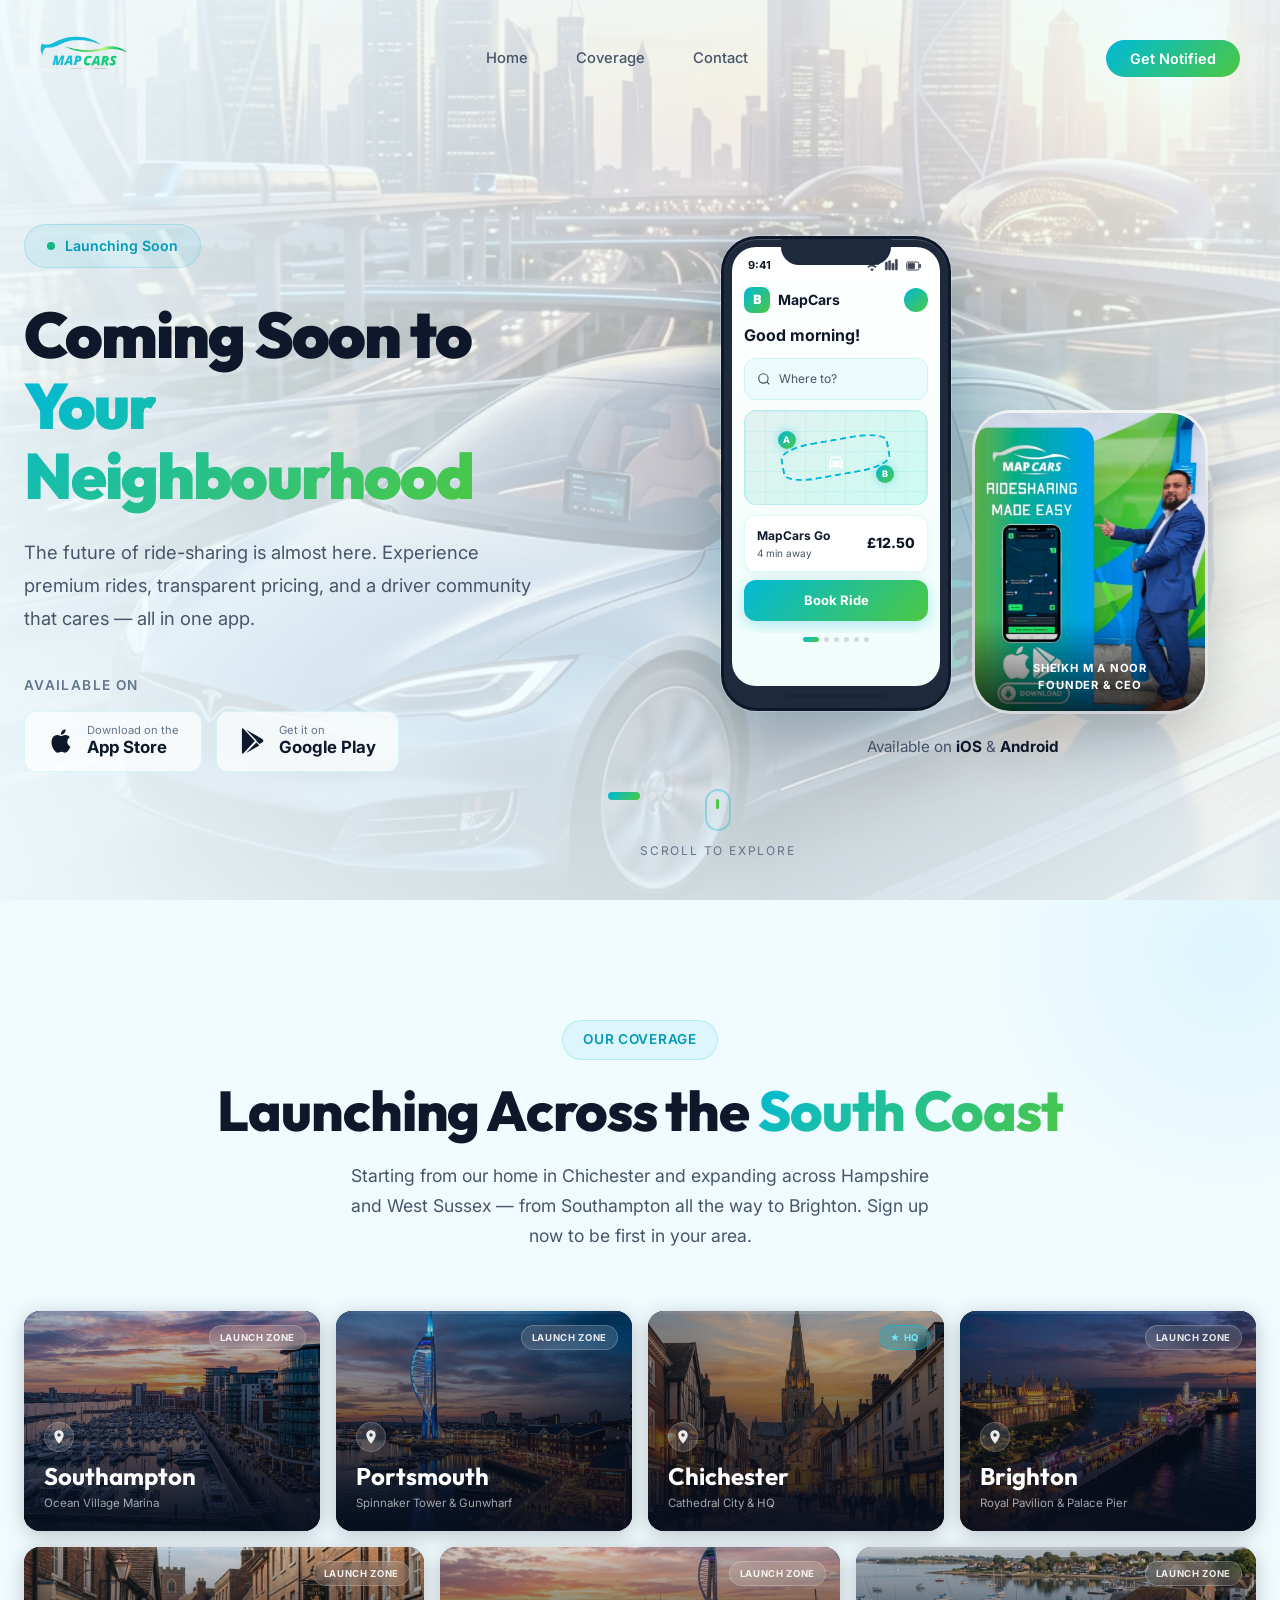
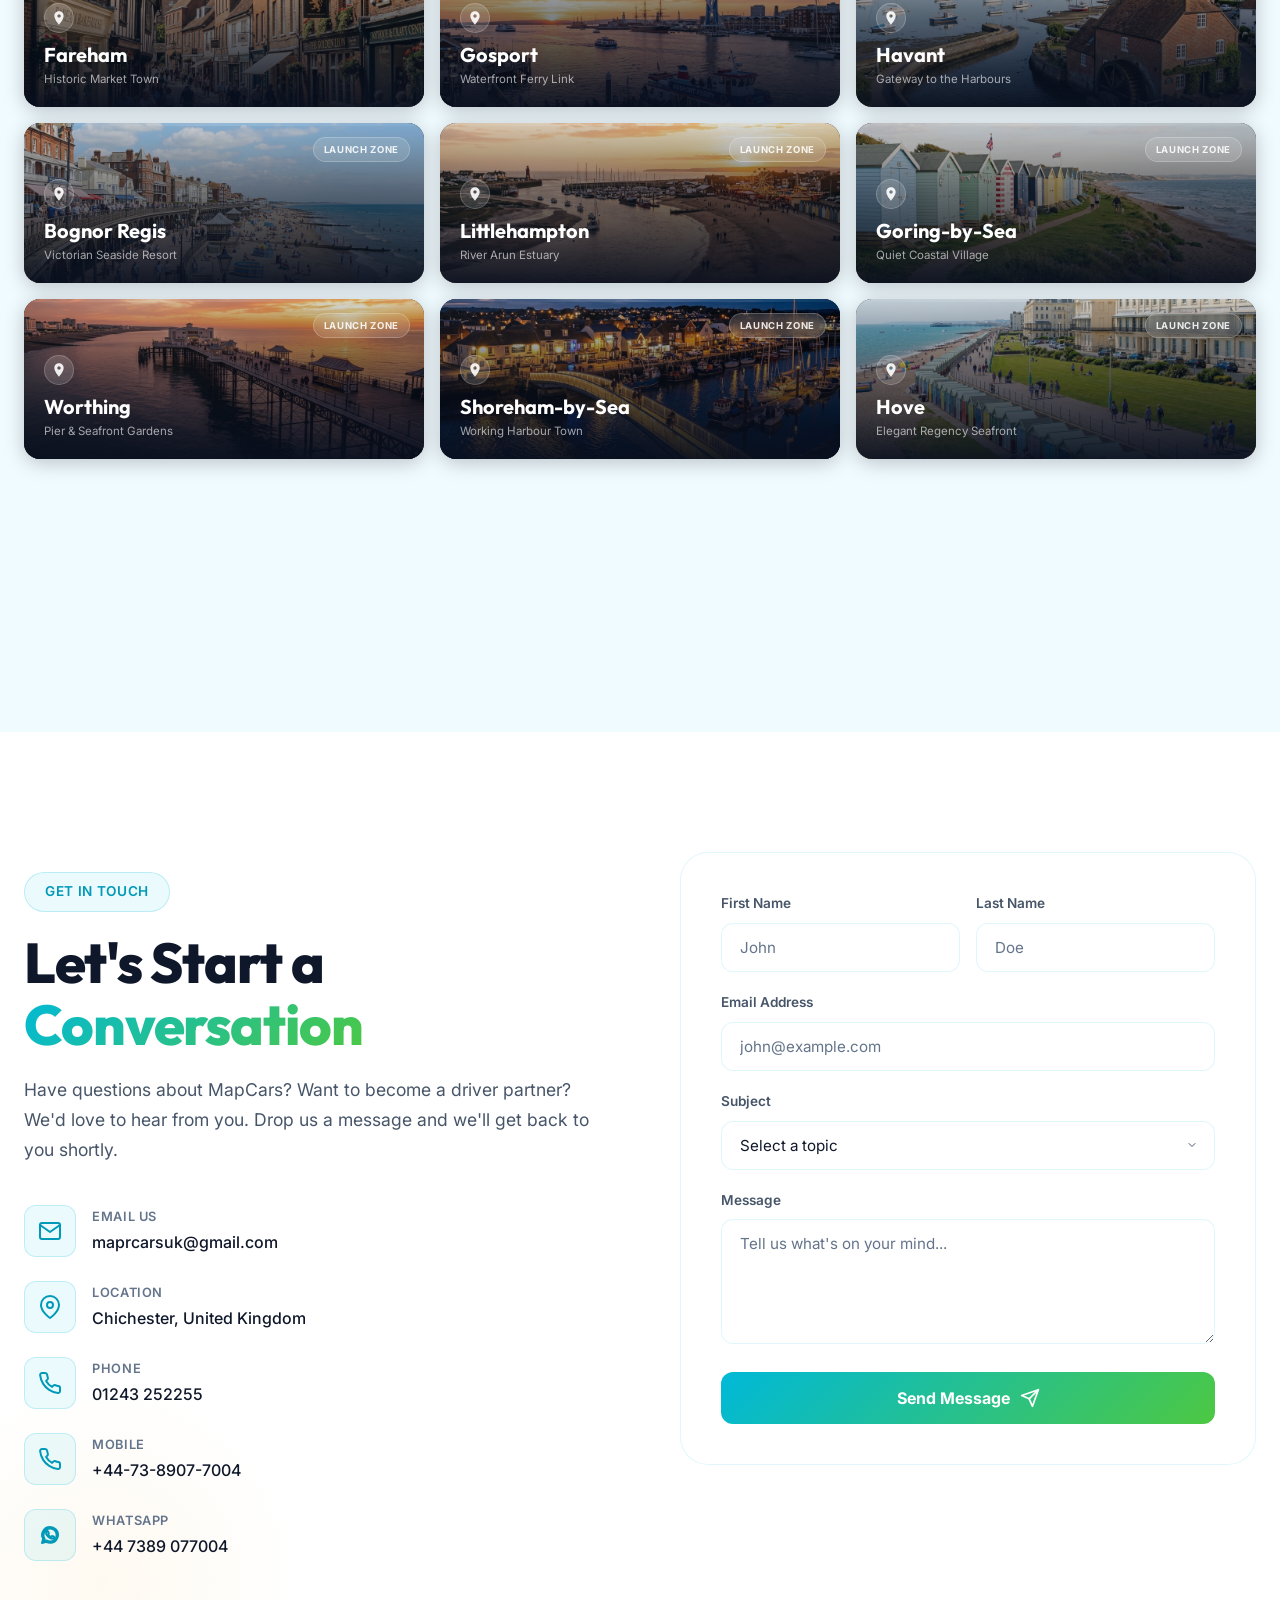
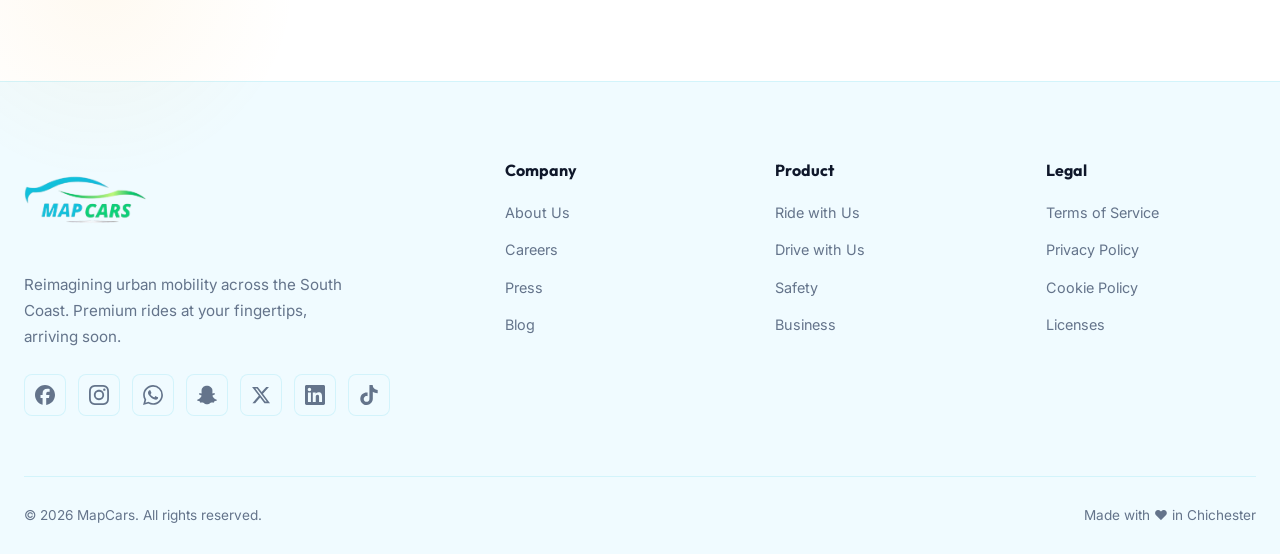
<file: index.html>
﻿<!DOCTYPE html>
<html lang="en">
<head>
    <meta charset="UTF-8">
    <meta name="viewport" content="width=device-width, initial-scale=1.0">
    <link rel="icon" type="image/png" href="assets/images/mapcars_logo1.png">
    <link rel="apple-touch-icon" href="assets/images/mapcars_logo1.png">
    <title>MapCars &mdash; Ride Sharing, Reimagined | Coming Soon</title>
    <meta name="description" content="MapCars is the next-generation ride-sharing app coming soon to Southampton, Portsmouth, Chichester, Brighton and the South Coast. Safe, affordable, and available on iOS and Android.">
    <meta name="keywords" content="MapCars, ride sharing, taxi, Southampton, Portsmouth, Chichester, Brighton, Worthing, Havant, Fareham, South Coast, ride hailing, cab booking, transport">
    <meta name="author" content="MapCars">
    <meta property=”og:title” content=”MapCars &mdash; Ride Sharing, Reimagined”>
    <meta property="og:description" content="Coming soon to your neighbourhood. The future of ride-sharing.">
    <meta property="og:type" content="website">
    <link rel="preconnect" href="https://fonts.googleapis.com">
    <link rel="preconnect" href="https://fonts.gstatic.com" crossorigin>
    <link href="https://fonts.googleapis.com/css2?family=Outfit:wght@300;400;500;600;700;800;900&family=Inter:wght@300;400;500;600;700&display=swap" rel="stylesheet">
    <link rel="stylesheet" href="styles.css">
</head>
<body>
    <!-- ========== NAVBAR ========== -->
    <nav class="navbar" id="navbar">
        <div class="nav-container">
            <a href="#" class="nav-logo" id="nav-logo">
                <img src="assets/images/mapcars_logo1.png" alt="MapCars Logo" class="logo-img" id="logo-img">
            </a>
            <ul class="nav-links" id="nav-links">
                <li><a href="#hero" class="nav-link">Home</a></li>
                <li><a href="#coverage" class="nav-link">Coverage</a></li>
                <li><a href="#contact" class="nav-link">Contact</a></li>
            </ul>
            <button class="nav-cta" id="nav-cta">Get Notified</button>
            <button class="mobile-toggle" id="mobile-toggle" aria-label="Toggle navigation">
                <span></span>
                <span></span>
                <span></span>
            </button>
        </div>
    </nav>

    <!-- ========== HERO SECTION ========== -->
    <section class="hero" id="hero">
        <!-- Background Slideshow -->
        <div class="hero-bg-slideshow" id="hero-slideshow">
            <div class="hero-bg-slide active" style="background-image: url('assets/images/hero-car-branded-1.png')"></div>
            <div class="hero-bg-slide" style="background-image: url('assets/images/hero-car-branded-2.png')"></div>
            <div class="hero-bg-slide" style="background-image: url('assets/images/hero-car-branded-3.png')"></div>
        </div>
        <div class="hero-overlay"></div>

        <!-- Floating Particles -->
        <div class="particles" id="particles"></div>

        <div class="hero-container">
            <div class="hero-content">
                <div class="hero-badge" id="hero-badge">
                    <span class="badge-dot"></span>
                    Launching Soon
                </div>
                <h1 class="hero-title" id="hero-title">
                    Coming Soon to<br>
                    <span class="gradient-text">Your Neighbourhood</span>
                </h1>
                <p class="hero-subtitle" id="hero-subtitle">
                    The future of ride-sharing is almost here. Experience premium rides, 
                    transparent pricing, and a driver community that cares &mdash; all in one app.
                </p>

                <!-- App Store Badges -->
                <div class="app-platforms" id="app-platforms">
                    <p class="platform-label">Available on</p>
                    <div class="platform-badges">
                        <a href="#" class="platform-badge" id="badge-ios" aria-label="Download on App Store">
                            <div class="badge-icon">
                                <svg viewBox="0 0 24 24" fill="currentColor" width="28" height="28">
                                    <path d="M18.71 19.5c-.83 1.24-1.71 2.45-3.05 2.47-1.34.03-1.77-.79-3.29-.79-1.53 0-2 .77-3.27.82-1.31.05-2.3-1.32-3.14-2.53C4.25 17 2.94 12.45 4.7 9.39c.87-1.52 2.43-2.48 4.12-2.51 1.28-.02 2.5.87 3.29.87.78 0 2.26-1.07 3.8-.91.65.03 2.47.26 3.64 1.98-.09.06-2.17 1.28-2.15 3.81.03 3.02 2.65 4.03 2.68 4.04-.03.07-.42 1.44-1.38 2.83M13 3.5c.73-.83 1.94-1.46 2.94-1.5.13 1.17-.34 2.35-1.04 3.19-.69.85-1.83 1.51-2.95 1.42-.15-1.15.41-2.35 1.05-3.11z"/>
                                </svg>
                            </div>
                            <div class="badge-text">
                                <span class="badge-small">Download on the</span>
                                <span class="badge-big">App Store</span>
                            </div>
                        </a>
                        <a href="#" class="platform-badge" id="badge-android" aria-label="Get it on Google Play">
                            <div class="badge-icon">
                                <svg viewBox="0 0 24 24" fill="currentColor" width="28" height="28">
                                    <path d="M3.18 23.08c-.44-.27-.68-.72-.68-1.22V2.14c0-.5.24-.95.68-1.22l10.44 11.08L3.18 23.08zM14.88 13.26l2.56 2.56-11.34 6.42 8.78-8.98zM20.16 10.54c.46.26.74.74.74 1.28s-.28 1.02-.74 1.28l-2.62 1.49-2.82-2.9 2.82-2.82 2.62 1.67zM6.1 2.46l11.34 6.42-2.56 2.56L6.1 2.46z"/>
                                </svg>
                            </div>
                            <div class="badge-text">
                                <span class="badge-small">Get it on</span>
                                <span class="badge-big">Google Play</span>
                            </div>
                        </a>
                    </div>
                </div>
            </div>

            <div class="hero-visual" id="hero-visual">
                <div class="phone-mockup-wrapper">
                    <div class="phone-glow"></div>
                    <div class="hero-client-float">
                        <img src="assets/images/client_img1.jpeg" alt="MapCars Founder" class="hero-client-img">
                        <div class="hero-client-label">Sheikh M A Noor<br>Founder &amp; CEO</div>
                    </div>
                    <div class="css-phones">

                        <!-- ===== iPhone Mockup ===== -->
                        <div class="css-phone iphone" id="iphone-phone">
                            <div class="phone-notch"></div>
                            <div class="phone-screen">
                                <div class="screen-status-bar">
                                    <span>9:41</span>
                                    <div class="status-icons">
                                        <svg width="16" height="16" viewBox="0 0 24 24" fill="white"><path d="M1 9l2 2c4.97-4.97 13.03-4.97 18 0l2-2C16.93 2.93 7.08 2.93 1 9zm8 8l3 3 3-3c-1.65-1.66-4.34-1.66-6 0zm-4-4l2 2c2.76-2.76 7.24-2.76 10 0l2-2C15.14 9.14 8.87 9.14 5 13z"/></svg>
                                        <svg width="16" height="16" viewBox="0 0 24 24" fill="white"><rect x="2" y="6" width="3" height="12" rx="1"/><rect x="7" y="4" width="3" height="14" rx="1"/><rect x="12" y="8" width="3" height="10" rx="1"/><rect x="17" y="2" width="3" height="16" rx="1"/></svg>
                                        <svg width="20" height="16" viewBox="0 0 24 24" fill="white"><rect x="1" y="6" width="18" height="12" rx="2" stroke="white" stroke-width="1.5" fill="none"/><rect x="3" y="8" width="10" height="8" rx="1" fill="white"/><rect x="20" y="9" width="2" height="6" rx="1"/></svg>
                                    </div>
                                </div>
                                <!-- iPhone screens container -->
                                <div class="phone-screens-container" id="iphone-screens">

                                    <!-- Screen 1: Home / Book a Ride -->
                                    <div class="pscreen active">
                                        <div class="screen-app">
                                            <div class="app-header">
                                                <div class="app-logo-small">B</div>
                                                <span class="app-title">MapCars</span>
                                                <div class="app-avatar"></div>
                                            </div>
                                            <div class="app-greeting">Good morning!</div>
                                            <div class="app-search">
                                                <svg width="14" height="14" viewBox="0 0 24 24" fill="none" stroke="rgba(255,255,255,0.4)" stroke-width="2"><circle cx="11" cy="11" r="8"/><line x1="21" y1="21" x2="16.65" y2="16.65"/></svg>
                                                <span>Where to?</span>
                                            </div>
                                            <div class="app-map-preview">
                                                <div class="map-route-line"></div>
                                                <div class="map-pin-a"><div class="pin-icon-small">A</div></div>
                                                <div class="map-pin-b"><div class="pin-icon-small">B</div></div>
                                                <div class="map-car-icon"><svg viewBox="0 0 24 24" fill="white" width="18" height="18"><path d="M18.92 6.01C18.72 5.42 18.16 5 17.5 5h-11c-.66 0-1.21.42-1.42 1.01L3 12v8c0 .55.45 1 1 1h1c.55 0 1-.45 1-1v-1h12v1c0 .55.45 1 1 1h1c.55 0 1-.45 1-1v-8l-2.08-5.99zM6.5 16c-.83 0-1.5-.67-1.5-1.5S5.67 13 6.5 13s1.5.67 1.5 1.5S7.33 16 6.5 16zm11 0c-.83 0-1.5-.67-1.5-1.5s.67-1.5 1.5-1.5 1.5.67 1.5 1.5-.67 1.5-1.5 1.5zM5 11l1.5-4.5h11L19 11H5z"/></svg></div>
                                            </div>
                                            <div class="app-ride-card">
                                                <div class="ride-info">
                                                    <span class="ride-type">MapCars Go</span>
                                                    <span class="ride-time">4 min away</span>
                                                </div>
                                                <div class="ride-price">£12.50</div>
                                            </div>
                                            <div class="app-book-btn">Book Ride</div>
                                        </div>
                                    </div>

                                    <!-- Screen 2: Ride in Progress -->
                                    <div class="pscreen">
                                        <div class="screen-app">
                                            <div class="app-header">
                                                <div class="app-logo-small">B</div>
                                                <span class="app-title">On the way</span>
                                                <div class="live-badge">LIVE</div>
                                            </div>
                                            <div class="app-map-preview tall-map">
                                                <div class="map-route-line animated-route"></div>
                                                <div class="map-pin-a"><div class="pin-icon-small">A</div></div>
                                                <div class="map-pin-b"><div class="pin-icon-small">B</div></div>
                                                <div class="map-car-icon moving-car"><svg viewBox="0 0 24 24" fill="white" width="18" height="18"><path d="M18.92 6.01C18.72 5.42 18.16 5 17.5 5h-11c-.66 0-1.21.42-1.42 1.01L3 12v8c0 .55.45 1 1 1h1c.55 0 1-.45 1-1v-1h12v1c0 .55.45 1 1 1h1c.55 0 1-.45 1-1v-8l-2.08-5.99zM6.5 16c-.83 0-1.5-.67-1.5-1.5S5.67 13 6.5 13s1.5.67 1.5 1.5S7.33 16 6.5 16zm11 0c-.83 0-1.5-.67-1.5-1.5s.67-1.5 1.5-1.5 1.5.67 1.5 1.5-.67 1.5-1.5 1.5zM5 11l1.5-4.5h11L19 11H5z"/></svg></div>
                                                <div class="eta-bubble">2 min</div>
                                            </div>
                                            <div class="inprogress-card">
                                                <div class="driver-row">
                                                    <div class="driver-avatar large-av"></div>
                                                    <div class="driver-info">
                                                        <span class="driver-name">James M.</span>
                                                        <span class="driver-rating">&#9733; 4.8 &middot; BMW 5 Series</span>
                                                    </div>
                                                    <div class=”call-btn”><svg viewBox=”0 0 24 24” fill=”currentColor” width=”14” height=”14”><path d=”M6.6 10.8c1.4 2.8 3.8 5.1 6.6 6.6l2.2-2.2c.3-.3.7-.4 1-.2 1.1.4 2.3.6 3.6.6.6 0 1 .4 1 1V20c0 .6-.4 1-1 1-9.4 0-17-7.6-17-17 0-.6.4-1 1-1h3.5c.6 0 1 .4 1 1 0 1.3.2 2.5.6 3.6.1.3 0 .7-.2 1L6.6 10.8z”/></svg></div>
                                                </div>
                                                <div class="plate-row">
                                                    <span class="plate-label">Plate</span>
                                                    <span class="plate-num">LK21 BNB</span>
                                                </div>
                                            </div>
                                        </div>
                                    </div>

                                    <!-- Screen 3: Rate Your Ride -->
                                    <div class="pscreen">
                                        <div class="screen-app">
                                            <div class="app-header">
                                                <div class="app-logo-small">B</div>
                                                <span class="app-title">Rate your ride</span>
                                            </div>
                                            <div class="rate-hero">
                                                <div class="rate-avatar"></div>
                                                <div class="rate-name">James M.</div>
                                                <div class="rate-trip-info">Portsmouth &rarr; Brighton</div>
                                                <div class="rate-price-big">£12.50</div>
                                            </div>
                                            <div class="stars-row">
                                                <span class="star filled">&#9733;</span>
                                                <span class="star filled">&#9733;</span>
                                                <span class="star filled">&#9733;</span>
                                                <span class="star filled">&#9733;</span>
                                                <span class="star">&#9734;</span>
                                            </div>
                                            <div class="rate-tags">
                                                <span class="rate-tag selected">Great driver</span>
                                                <span class="rate-tag">Clean car</span>
                                                <span class="rate-tag selected">On time</span>
                                            </div>
                                            <div class="app-book-btn rate-btn">Submit Rating</div>
                                        </div>
                                    </div>


                                    <!-- Screen 4: My Trips -->
                                    <div class="pscreen">
                                        <div class="screen-app">
                                            <div class="app-header">
                                                <div class="app-logo-small">B</div>
                                                <span class="app-title">My Trips</span>
                                                <svg width="20" height="20" viewBox="0 0 24 24" fill="none" stroke="white" stroke-width="2"><circle cx="11" cy="11" r="8"/><line x1="21" y1="21" x2="16.65" y2="16.65"/></svg>
                                            </div>
                                            <div class="android-trip-card">
                                                <div class="trip-status active-trip">In Progress</div>
                                                <div class="trip-route">
                                                    <div class="trip-dot start"></div>
                                                    <div class="trip-line-v"></div>
                                                    <div class="trip-dot end"></div>
                                                    <div class="trip-locations">
                                                        <span>Portsmouth</span>
                                                        <span>Brighton</span>
                                                    </div>
                                                </div>
                                                <div class="trip-driver">
                                                    <div class="driver-avatar"></div>
                                                    <div class="driver-info">
                                                        <span class="driver-name">Ahmed K.</span>
                                                        <span class="driver-rating">&#9733; 4.9</span>
                                                    </div>
                                                    <div class="driver-car">Toyota Prius</div>
                                                </div>
                                            </div>
                                            <div class="android-trip-card past">
                                                <div class="trip-status">Completed &middot; Yesterday</div>
                                                <div class="trip-route">
                                                    <div class="trip-dot start"></div>
                                                    <div class="trip-line-v"></div>
                                                    <div class="trip-dot end"></div>
                                                    <div class="trip-locations">
                                                        <span>Fareham</span>
                                                        <span>Southampton</span>
                                                    </div>
                                                </div>
                                                <div class="trip-price-row">
                                                    <span>&pound;8.40</span>
                                                    <span class="trip-date">10:15 AM</span>
                                                </div>
                                            </div>
                                        </div>
                                    </div>

                                    <!-- Screen 5: Wallet -->
                                    <div class="pscreen">
                                        <div class="screen-app">
                                            <div class="app-header">
                                                <div class="app-logo-small">B</div>
                                                <span class="app-title">Wallet</span>
                                                <svg width="20" height="20" viewBox="0 0 24 24" fill="none" stroke="white" stroke-width="2"><rect x="2" y="5" width="20" height="14" rx="2"/><line x1="2" y1="10" x2="22" y2="10"/></svg>
                                            </div>
                                            <div class="wallet-balance-card">
                                                <div class="wallet-label">MapCars Credits</div>
                                                <div class="wallet-amount">&pound;24.00</div>
                                                <div class="wallet-sub">+&pound;5 bonus this week</div>
                                            </div>
                                            <div class="wallet-section-title">Recent Transactions</div>
                                            <div class="wallet-txn">
                                                <div class="txn-icon">
                                                    <svg viewBox="0 0 24 24" fill="none" stroke="currentColor" stroke-width="2" width="14" height="14"><circle cx="12" cy="12" r="10"/><path d="M12 8v4l3 3"/></svg>
                                                </div>
                                                <div class="txn-info">
                                                    <span class="txn-name">Ride &middot; Portsmouth</span>
                                                    <span class="txn-date">Today</span>
                                                </div>
                                                <span class="txn-amount minus">-&pound;12.50</span>
                                            </div>
                                            <div class="wallet-txn">
                                                <div class="txn-icon">
                                                    <svg viewBox="0 0 24 24" fill="none" stroke="currentColor" stroke-width="2" width="14" height="14"><rect x="2" y="5" width="20" height="14" rx="2"/><line x1="2" y1="10" x2="22" y2="10"/></svg>
                                                </div>
                                                <div class="txn-info">
                                                    <span class="txn-name">Top Up</span>
                                                    <span class="txn-date">Yesterday</span>
                                                </div>
                                                <span class="txn-amount plus">+&pound;20.00</span>
                                            </div>
                                            <div class="wallet-txn">
                                                <div class="txn-icon">
                                                    <svg viewBox="0 0 24 24" fill="none" stroke="currentColor" stroke-width="2" width="14" height="14"><circle cx="12" cy="12" r="10"/><path d="M12 8v4l3 3"/></svg>
                                                </div>
                                                <div class="txn-info">
                                                    <span class="txn-name">Ride &middot; Brighton</span>
                                                    <span class="txn-date">Mon</span>
                                                </div>
                                                <span class="txn-amount minus">-&pound;8.40</span>
                                            </div>
                                        </div>
                                    </div>

                                    <!-- Screen 6: Profile -->
                                    <div class="pscreen">
                                        <div class="screen-app">
                                            <div class="app-header">
                                                <div class="app-logo-small">B</div>
                                                <span class="app-title">Profile</span>
                                            </div>
                                            <div class="profile-hero">
                                                <div class="profile-av"></div>
                                                <div class="profile-name">Sarah L.</div>
                                                <div class="profile-rides">127 rides completed</div>
                                            </div>
                                            <div class="profile-stat-row">
                                                <div class="pstat"><span class="pstat-num">4.9</span><span class="pstat-label">Rating</span></div>
                                                <div class="pstat"><span class="pstat-num">&pound;312</span><span class="pstat-label">Spent</span></div>
                                                <div class="pstat"><span class="pstat-num">6mo</span><span class="pstat-label">Member</span></div>
                                            </div>
                                            <div class="profile-menu-item">
                                                <svg viewBox="0 0 24 24" fill="none" stroke="currentColor" stroke-width="2" width="14" height="14"><path d="M18 8A6 6 0 0 0 6 8c0 7-3 9-3 9h18s-3-2-3-9"/><path d="M13.73 21a2 2 0 0 1-3.46 0"/></svg>
                                                <span>Notifications</span><span class="chevron">&#8250;</span>
                                            </div>
                                            <div class="profile-menu-item">
                                                <svg viewBox="0 0 24 24" fill="none" stroke="currentColor" stroke-width="2" width="14" height="14"><path d="M12 22s8-4 8-10V5l-8-3-8 3v7c0 6 8 10 8 10z"/></svg>
                                                <span>Safety</span><span class="chevron">&#8250;</span>
                                            </div>
                                            <div class="profile-menu-item">
                                                <svg viewBox="0 0 24 24" fill="none" stroke="currentColor" stroke-width="2" width="14" height="14"><path d="M20 12V22H4V12"/><path d="M22 7H2v5h20V7z"/><path d="M12 22V7"/><path d="M12 7H7.5a2.5 2.5 0 0 1 0-5C11 2 12 7 12 7z"/><path d="M12 7h4.5a2.5 2.5 0 0 0 0-5C13 2 12 7 12 7z"/></svg>
                                                <span>Referral Rewards</span><span class="chevron">&#8250;</span>
                                            </div>
                                        </div>
                                    </div>

                                </div><!-- /iphone-screens -->
                                <!-- Screen dots -->
                                <div class="screen-dots" id="iphone-dots">
                                    <span class="sdot active"></span>
                                    <span class="sdot"></span>
                                    <span class="sdot"></span>
                                    <span class="sdot"></span>
                                    <span class="sdot"></span>
                                    <span class="sdot"></span>
                                </div>
                            </div>
                            <div class="phone-home-bar"></div>
                        </div>


                    </div>
                </div>
                <p class="platform-available-text">Available on <strong>iOS</strong> &amp; <strong>Android</strong></p>
            </div>
        </div>

        <!-- Scroll Indicator -->
        <div class="scroll-indicator" id="scroll-indicator">
            <div class="scroll-mouse">
                <div class="scroll-wheel"></div>
            </div>
            <span>Scroll to explore</span>
        </div>
    </section>

    <!-- ========== COVERAGE / MAP SECTION ========== -->
    <section class="coverage" id="coverage">
        <div class="coverage-container">
            <div class="section-header" id="coverage-header">
                <span class="section-tag">Our Coverage</span>
                <h2 class="section-title">
                    Launching Across the <span class="gradient-text">South Coast</span>
                </h2>
                <p class="section-desc">
                    Starting from our home in Chichester and expanding across Hampshire and West Sussex —
                    from Southampton all the way to Brighton. Sign up now to be first in your area.
                </p>
            </div>

            <!-- Location Cards Grid -->
            <div class="loc-cards-grid">

                <!-- Hub Cities Row -->
                <div class="loc-hubs">
                    <div class="loc-card loc-card--hub" style="--c1:#0B4566;--c2:#1A7A9E;">
                        <div class="loc-card-img" style="background-image: url('assets/images/locations/southampton.png');"></div>
                        <div class="loc-card-overlay"></div>
                        <span class="loc-card-badge">Launch Zone</span>
                        <div class="loc-card-body">
                            <div class="loc-card-icon"><svg viewBox="0 0 24 24" fill="rgba(255,255,255,0.9)" width="16" height="16"><path d="M12 2C8.13 2 5 5.13 5 9c0 5.25 7 13 7 13s7-7.75 7-13c0-3.87-3.13-7-7-7zm0 9.5c-1.38 0-2.5-1.12-2.5-2.5S10.62 6.5 12 6.5s2.5 1.12 2.5 2.5S13.38 11.5 12 11.5z"/></svg></div>
                            <h4 class="loc-card-city">Southampton</h4>
                            <p class="loc-card-landmark">Ocean Village Marina</p>
                        </div>
                    </div>
                    <div class="loc-card loc-card--hub" style="--c1:#0C1F3F;--c2:#1B3A6B;">
                        <div class="loc-card-img" style="background-image: url('assets/images/locations/portsmouth.png');"></div>
                        <div class="loc-card-overlay"></div>
                        <span class="loc-card-badge">Launch Zone</span>
                        <div class="loc-card-body">
                            <div class="loc-card-icon"><svg viewBox="0 0 24 24" fill="rgba(255,255,255,0.9)" width="16" height="16"><path d="M12 2C8.13 2 5 5.13 5 9c0 5.25 7 13 7 13s7-7.75 7-13c0-3.87-3.13-7-7-7zm0 9.5c-1.38 0-2.5-1.12-2.5-2.5S10.62 6.5 12 6.5s2.5 1.12 2.5 2.5S13.38 11.5 12 11.5z"/></svg></div>
                            <h4 class="loc-card-city">Portsmouth</h4>
                            <p class="loc-card-landmark">Spinnaker Tower &amp; Gunwharf</p>
                        </div>
                    </div>
                    <div class="loc-card loc-card--hub" style="--c1:#1E1540;--c2:#3B2770;">
                        <div class="loc-card-img" style="background-image: url('assets/images/locations/chichester.png');"></div>
                        <div class="loc-card-overlay"></div>
                        <span class="loc-card-badge hq">★ HQ</span>
                        <div class="loc-card-body">
                            <div class="loc-card-icon"><svg viewBox="0 0 24 24" fill="rgba(255,255,255,0.9)" width="16" height="16"><path d="M12 2C8.13 2 5 5.13 5 9c0 5.25 7 13 7 13s7-7.75 7-13c0-3.87-3.13-7-7-7zm0 9.5c-1.38 0-2.5-1.12-2.5-2.5S10.62 6.5 12 6.5s2.5 1.12 2.5 2.5S13.38 11.5 12 11.5z"/></svg></div>
                            <h4 class="loc-card-city">Chichester</h4>
                            <p class="loc-card-landmark">Cathedral City &amp; HQ</p>
                        </div>
                    </div>
                    <div class="loc-card loc-card--hub" style="--c1:#1A0B30;--c2:#4A1A6B;">
                        <div class="loc-card-img" style="background-image: url('assets/images/locations/brighton.png');"></div>
                        <div class="loc-card-overlay"></div>
                        <span class="loc-card-badge">Launch Zone</span>
                        <div class="loc-card-body">
                            <div class="loc-card-icon"><svg viewBox="0 0 24 24" fill="rgba(255,255,255,0.9)" width="16" height="16"><path d="M12 2C8.13 2 5 5.13 5 9c0 5.25 7 13 7 13s7-7.75 7-13c0-3.87-3.13-7-7-7zm0 9.5c-1.38 0-2.5-1.12-2.5-2.5S10.62 6.5 12 6.5s2.5 1.12 2.5 2.5S13.38 11.5 12 11.5z"/></svg></div>
                            <h4 class="loc-card-city">Brighton</h4>
                            <p class="loc-card-landmark">Royal Pavilion &amp; Palace Pier</p>
                        </div>
                    </div>
                </div>

                <!-- Remaining Locations Grid -->
                <div class="loc-others">
                    <div class="loc-card" style="--c1:#0B3D52;--c2:#1E6B8A;">
                        <div class="loc-card-img" style="background-image: url('assets/images/locations/fareham.png');"></div>
                        <div class="loc-card-overlay"></div>
                        <span class="loc-card-badge">Launch Zone</span>
                        <div class="loc-card-body">
                            <div class="loc-card-icon"><svg viewBox="0 0 24 24" fill="rgba(255,255,255,0.9)" width="16" height="16"><path d="M12 2C8.13 2 5 5.13 5 9c0 5.25 7 13 7 13s7-7.75 7-13c0-3.87-3.13-7-7-7zm0 9.5c-1.38 0-2.5-1.12-2.5-2.5S10.62 6.5 12 6.5s2.5 1.12 2.5 2.5S13.38 11.5 12 11.5z"/></svg></div>
                            <h4 class="loc-card-city">Fareham</h4>
                            <p class="loc-card-landmark">Historic Market Town</p>
                        </div>
                    </div>
                    <div class="loc-card" style="--c1:#0A2E45;--c2:#155875;">
                        <div class="loc-card-img" style="background-image: url('assets/images/locations/gosport.png');"></div>
                        <div class="loc-card-overlay"></div>
                        <span class="loc-card-badge">Launch Zone</span>
                        <div class="loc-card-body">
                            <div class="loc-card-icon"><svg viewBox="0 0 24 24" fill="rgba(255,255,255,0.9)" width="16" height="16"><path d="M12 2C8.13 2 5 5.13 5 9c0 5.25 7 13 7 13s7-7.75 7-13c0-3.87-3.13-7-7-7zm0 9.5c-1.38 0-2.5-1.12-2.5-2.5S10.62 6.5 12 6.5s2.5 1.12 2.5 2.5S13.38 11.5 12 11.5z"/></svg></div>
                            <h4 class="loc-card-city">Gosport</h4>
                            <p class="loc-card-landmark">Waterfront Ferry Link</p>
                        </div>
                    </div>
                    <div class="loc-card" style="--c1:#0F4465;--c2:#1E7090;">
                        <div class="loc-card-img" style="background-image: url('assets/images/locations/havant.png');"></div>
                        <div class="loc-card-overlay"></div>
                        <span class="loc-card-badge">Launch Zone</span>
                        <div class="loc-card-body">
                            <div class="loc-card-icon"><svg viewBox="0 0 24 24" fill="rgba(255,255,255,0.9)" width="16" height="16"><path d="M12 2C8.13 2 5 5.13 5 9c0 5.25 7 13 7 13s7-7.75 7-13c0-3.87-3.13-7-7-7zm0 9.5c-1.38 0-2.5-1.12-2.5-2.5S10.62 6.5 12 6.5s2.5 1.12 2.5 2.5S13.38 11.5 12 11.5z"/></svg></div>
                            <h4 class="loc-card-city">Havant</h4>
                            <p class="loc-card-landmark">Gateway to the Harbours</p>
                        </div>
                    </div>
                    <div class="loc-card" style="--c1:#1A4A6B;--c2:#2A78A6;">
                        <div class="loc-card-img" style="background-image: url('assets/images/locations/bognor_regis.png');"></div>
                        <div class="loc-card-overlay"></div>
                        <span class="loc-card-badge">Launch Zone</span>
                        <div class="loc-card-body">
                            <div class="loc-card-icon"><svg viewBox="0 0 24 24" fill="rgba(255,255,255,0.9)" width="16" height="16"><path d="M12 2C8.13 2 5 5.13 5 9c0 5.25 7 13 7 13s7-7.75 7-13c0-3.87-3.13-7-7-7zm0 9.5c-1.38 0-2.5-1.12-2.5-2.5S10.62 6.5 12 6.5s2.5 1.12 2.5 2.5S13.38 11.5 12 11.5z"/></svg></div>
                            <h4 class="loc-card-city">Bognor Regis</h4>
                            <p class="loc-card-landmark">Victorian Seaside Resort</p>
                        </div>
                    </div>
                    <div class="loc-card" style="--c1:#0B4A60;--c2:#1A7A96;">
                        <div class="loc-card-img" style="background-image: url('assets/images/locations/littlehampton.png');"></div>
                        <div class="loc-card-overlay"></div>
                        <span class="loc-card-badge">Launch Zone</span>
                        <div class="loc-card-body">
                            <div class="loc-card-icon"><svg viewBox="0 0 24 24" fill="rgba(255,255,255,0.9)" width="16" height="16"><path d="M12 2C8.13 2 5 5.13 5 9c0 5.25 7 13 7 13s7-7.75 7-13c0-3.87-3.13-7-7-7zm0 9.5c-1.38 0-2.5-1.12-2.5-2.5S10.62 6.5 12 6.5s2.5 1.12 2.5 2.5S13.38 11.5 12 11.5z"/></svg></div>
                            <h4 class="loc-card-city">Littlehampton</h4>
                            <p class="loc-card-landmark">River Arun Estuary</p>
                        </div>
                    </div>
                    <div class="loc-card" style="--c1:#0D4258;--c2:#1B6E88;">
                        <div class="loc-card-img" style="background-image: url('assets/images/locations/goring_by_sea.png');"></div>
                        <div class="loc-card-overlay"></div>
                        <span class="loc-card-badge">Launch Zone</span>
                        <div class="loc-card-body">
                            <div class="loc-card-icon"><svg viewBox="0 0 24 24" fill="rgba(255,255,255,0.9)" width="16" height="16"><path d="M12 2C8.13 2 5 5.13 5 9c0 5.25 7 13 7 13s7-7.75 7-13c0-3.87-3.13-7-7-7zm0 9.5c-1.38 0-2.5-1.12-2.5-2.5S10.62 6.5 12 6.5s2.5 1.12 2.5 2.5S13.38 11.5 12 11.5z"/></svg></div>
                            <h4 class="loc-card-city">Goring-by-Sea</h4>
                            <p class="loc-card-landmark">Quiet Coastal Village</p>
                        </div>
                    </div>
                    <div class="loc-card" style="--c1:#0C3A56;--c2:#1A6080;">
                        <div class="loc-card-img" style="background-image: url('assets/images/locations/worthing.png');"></div>
                        <div class="loc-card-overlay"></div>
                        <span class="loc-card-badge">Launch Zone</span>
                        <div class="loc-card-body">
                            <div class="loc-card-icon"><svg viewBox="0 0 24 24" fill="rgba(255,255,255,0.9)" width="16" height="16"><path d="M12 2C8.13 2 5 5.13 5 9c0 5.25 7 13 7 13s7-7.75 7-13c0-3.87-3.13-7-7-7zm0 9.5c-1.38 0-2.5-1.12-2.5-2.5S10.62 6.5 12 6.5s2.5 1.12 2.5 2.5S13.38 11.5 12 11.5z"/></svg></div>
                            <h4 class="loc-card-city">Worthing</h4>
                            <p class="loc-card-landmark">Pier &amp; Seafront Gardens</p>
                        </div>
                    </div>
                    <div class="loc-card" style="--c1:#0F3D5C;--c2:#1C6585;">
                        <div class="loc-card-img" style="background-image: url('assets/images/locations/shoreham.png');"></div>
                        <div class="loc-card-overlay"></div>
                        <span class="loc-card-badge">Launch Zone</span>
                        <div class="loc-card-body">
                            <div class="loc-card-icon"><svg viewBox="0 0 24 24" fill="rgba(255,255,255,0.9)" width="16" height="16"><path d="M12 2C8.13 2 5 5.13 5 9c0 5.25 7 13 7 13s7-7.75 7-13c0-3.87-3.13-7-7-7zm0 9.5c-1.38 0-2.5-1.12-2.5-2.5S10.62 6.5 12 6.5s2.5 1.12 2.5 2.5S13.38 11.5 12 11.5z"/></svg></div>
                            <h4 class="loc-card-city">Shoreham-by-Sea</h4>
                            <p class="loc-card-landmark">Working Harbour Town</p>
                        </div>
                    </div>
                    <div class="loc-card" style="--c1:#1A1A3E;--c2:#2E2E6A;">
                        <div class="loc-card-img" style="background-image: url('assets/images/locations/hove.png');"></div>
                        <div class="loc-card-overlay"></div>
                        <span class="loc-card-badge">Launch Zone</span>
                        <div class="loc-card-body">
                            <div class="loc-card-icon"><svg viewBox="0 0 24 24" fill="rgba(255,255,255,0.9)" width="16" height="16"><path d="M12 2C8.13 2 5 5.13 5 9c0 5.25 7 13 7 13s7-7.75 7-13c0-3.87-3.13-7-7-7zm0 9.5c-1.38 0-2.5-1.12-2.5-2.5S10.62 6.5 12 6.5s2.5 1.12 2.5 2.5S13.38 11.5 12 11.5z"/></svg></div>
                            <h4 class="loc-card-city">Hove</h4>
                            <p class="loc-card-landmark">Elegant Regency Seafront</p>
                        </div>
                    </div>
                </div>

            </div>

            <!-- DEAD CODE BELOW — preserved so no JS breaks; hidden via CSS -->
            <div class="coverage-grid" style="display:none;">
                <div class="map-wrapper" id="map-wrapper">
                    <div class="map-glow"></div>
                    <svg viewBox="0 0 800 480" xmlns="http://www.w3.org/2000/svg" class="map-image" id="map-image" style="display:none;" aria-hidden="true">
                        <defs>
                            <linearGradient id="gSea" x1="0" y1="0" x2="0" y2="1">
                                <stop offset="0%" stop-color="#C0DCED"/>
                                <stop offset="100%" stop-color="#98C2D8"/>
                            </linearGradient>
                            <linearGradient id="gLand" x1="0" y1="1" x2="0" y2="0">
                                <stop offset="0%" stop-color="#DCE9D4"/>
                                <stop offset="100%" stop-color="#EDF4E8"/>
                            </linearGradient>
                            <pattern id="gGrid" width="50" height="50" patternUnits="userSpaceOnUse">
                                <path d="M 50 0 L 0 0 0 50" fill="none" stroke="rgba(0,0,0,0.03)" stroke-width="0.8"/>
                            </pattern>
                            <filter id="fDot">
                                <feDropShadow dx="0" dy="1" stdDeviation="1.5" flood-color="rgba(0,60,80,0.18)"/>
                            </filter>
                        </defs>

                        <!-- Sea fills the whole canvas -->
                        <rect width="800" height="480" fill="url(#gSea)"/>

                        <!-- Land polygon — coast runs roughly y≈295–323, nearly horizontal -->
                        <path d="
                            M 0,0 L 800,0 L 800,308
                            C 758,307 718,306 684,305
                            C 648,305 616,305 580,305
                            C 546,305 519,307 496,312
                            C 472,317 452,323 432,323
                            C 412,323 394,316 372,312
                            C 350,312 336,317 320,319
                            C 306,321 292,314 278,312
                            C 261,310 248,318 236,323
                            C 224,328 212,324 203,315
                            C 194,306 190,300 175,299
                            C 155,298 135,301 118,306
                            C 101,311 90,307 84,301
                            C 72,294 60,292 38,292
                            C 18,292 6,294 0,295
                            L 0,0 Z"
                            fill="url(#gLand)" stroke="rgba(55,125,75,0.18)" stroke-width="1.5"/>

                        <!-- Subtle grid -->
                        <rect width="800" height="480" fill="url(#gGrid)"/>

                        <!-- Coastal coverage band -->
                        <rect x="0" y="248" width="800" height="76" fill="rgba(0,185,217,0.042)" rx="0"/>

                        <!-- Southampton Water — narrow tidal inlet going north -->
                        <path d="M 84,300 C 81,278 79,254 77,230 C 75,208 75,188 77,170 C 79,152 81,138 83,126"
                            fill="none" stroke="#B6D6EB" stroke-width="17" stroke-linecap="round" opacity="0.88"/>

                        <!-- Portsmouth Harbour (small inlet) -->
                        <ellipse cx="230" cy="321" rx="13" ry="8" fill="#B6D6EB" stroke="rgba(0,95,135,0.14)" stroke-width="1" opacity="0.9"/>

                        <!-- Chichester Harbour (subtle) -->
                        <ellipse cx="316" cy="317" rx="8" ry="5" fill="#BBDAEC" stroke="rgba(0,95,135,0.11)" stroke-width="1" opacity="0.78"/>

                        <!-- A27/A259 main coastal road -->
                        <path d="M 84,227
                            C 108,248 140,268 175,282
                            C 194,289 212,293 230,296
                            C 248,299 268,297 292,296
                            C 316,294 348,298 375,306
                            C 398,312 418,318 432,319
                            C 450,319 470,317 496,313
                            C 518,309 542,307 568,307
                            C 590,307 614,307 636,307
                            C 655,307 668,306 680,306
                            C 695,306 720,306 750,306"
                            fill="none" stroke="rgba(184,177,163,0.82)" stroke-width="2.5"
                            stroke-linecap="round" stroke-linejoin="round"/>

                        <!-- M27 motorway (green) -->
                        <path d="M 84,222 C 106,226 128,230 150,237 C 166,242 180,254 192,270 C 200,280 207,292 214,299"
                            fill="none" stroke="rgba(77,200,66,0.50)" stroke-width="2.5" stroke-linecap="round"/>

                        <!-- A3 — Portsmouth north -->
                        <path d="M 244,293 L 246,180 L 249,70 L 252,0"
                            fill="none" stroke="rgba(140,132,118,0.32)" stroke-width="1.5" stroke-dasharray="9,6"/>

                        <!-- A23 — Brighton north -->
                        <path d="M 685,302 L 688,200 L 691,90 L 694,0"
                            fill="none" stroke="rgba(140,132,118,0.32)" stroke-width="1.5" stroke-dasharray="9,6"/>

                        <!-- Major city halos -->
                        <circle cx="87" cy="218" r="24" fill="rgba(0,185,217,0.07)" stroke="rgba(0,185,217,0.17)" stroke-width="1.5"/>
                        <circle cx="244" cy="294" r="20" fill="rgba(0,185,217,0.06)" stroke="rgba(0,185,217,0.14)" stroke-width="1.2"/>
                        <circle cx="390" cy="280" r="22" fill="rgba(0,185,217,0.10)" stroke="rgba(0,185,217,0.26)" stroke-width="1.5"/>
                        <circle cx="685" cy="303" r="20" fill="rgba(0,185,217,0.06)" stroke="rgba(0,185,217,0.14)" stroke-width="1.2"/>

                        <!-- City dots (positions match the pin percentages below) -->
                        <circle cx="87"  cy="218" r="5"   fill="rgba(0,132,168,0.50)" filter="url(#fDot)"/>  <!-- Southampton -->
                        <circle cx="199" cy="279" r="3.5" fill="rgba(0,132,168,0.38)"/>                       <!-- Fareham -->
                        <circle cx="226" cy="323" r="3.5" fill="rgba(0,132,168,0.38)"/>                       <!-- Gosport -->
                        <circle cx="244" cy="294" r="4.5" fill="rgba(0,132,168,0.46)" filter="url(#fDot)"/>  <!-- Portsmouth -->
                        <circle cx="290" cy="282" r="3.5" fill="rgba(0,132,168,0.38)"/>                       <!-- Havant -->
                        <circle cx="390" cy="280" r="5"   fill="rgba(0,132,168,0.54)" filter="url(#fDot)"/>  <!-- Chichester ★ -->
                        <circle cx="431" cy="320" r="3.5" fill="rgba(0,132,168,0.38)"/>                       <!-- Bognor Regis -->
                        <circle cx="497" cy="312" r="3.5" fill="rgba(0,132,168,0.38)"/>                       <!-- Littlehampton -->
                        <circle cx="554" cy="307" r="3.5" fill="rgba(0,132,168,0.38)"/>                       <!-- Goring-by-Sea -->
                        <circle cx="576" cy="307" r="3.5" fill="rgba(0,132,168,0.38)"/>                       <!-- Worthing -->
                        <circle cx="624" cy="306" r="3.5" fill="rgba(0,132,168,0.38)"/>                       <!-- Shoreham-by-Sea -->
                        <circle cx="671" cy="305" r="3.5" fill="rgba(0,132,168,0.38)"/>                       <!-- Hove -->
                        <circle cx="685" cy="304" r="4.5" fill="rgba(0,132,168,0.46)" filter="url(#fDot)"/>  <!-- Brighton -->

                        <!-- Area labels -->
                        <text x="400" y="436" text-anchor="middle" font-size="11.5" fill="rgba(0,55,85,0.34)"
                            font-family="Inter,sans-serif" font-weight="500" letter-spacing="0.13em">ENGLISH CHANNEL</text>
                        <text x="400" y="148" text-anchor="middle" font-size="9.5" fill="rgba(28,65,28,0.34)"
                            font-family="Inter,sans-serif" font-weight="500" letter-spacing="0.07em">HAMPSHIRE &amp; WEST SUSSEX</text>

                        <!-- City labels (4 major only) -->
                        <text x="87"  y="205" text-anchor="middle" font-size="8.5" fill="rgba(15,23,42,0.52)"
                            font-family="Inter,sans-serif" font-weight="700">Southampton</text>
                        <text x="244" y="282" text-anchor="middle" font-size="8.5" fill="rgba(15,23,42,0.50)"
                            font-family="Inter,sans-serif" font-weight="700">Portsmouth</text>
                        <text x="390" y="268" text-anchor="middle" font-size="8.5" fill="rgba(0,128,156,0.85)"
                            font-family="Inter,sans-serif" font-weight="700">Chichester</text>
                        <text x="685" y="291" text-anchor="middle" font-size="8.5" fill="rgba(15,23,42,0.50)"
                            font-family="Inter,sans-serif" font-weight="700">Brighton</text>

                        <!-- Chichester HQ badge -->
                        <rect x="366" y="250" width="48" height="15" rx="7.5"
                            fill="rgba(0,185,217,0.18)" stroke="rgba(0,185,217,0.40)" stroke-width="1"/>
                        <text x="390" y="261" text-anchor="middle" font-size="7" fill="rgba(0,118,150,0.95)"
                            font-family="Inter,sans-serif" font-weight="700" letter-spacing="0.04em">★ HQ</text>

                        <!-- Compass rose -->
                        <g transform="translate(756,42)">
                            <circle r="23" fill="rgba(255,255,255,0.88)" stroke="rgba(0,185,217,0.20)" stroke-width="1.5"/>
                            <text text-anchor="middle" y="-11" font-size="9.5" fill="rgba(0,185,217,0.95)"
                                font-family="Inter,sans-serif" font-weight="700">N</text>
                            <path d="M 0,-16 L 4.5,-2 L 0,2.5 L -4.5,-2 Z" fill="rgba(0,185,217,0.85)"/>
                            <path d="M 0,16 L 4.5,2 L 0,-2.5 L -4.5,2 Z" fill="rgba(15,23,42,0.15)"/>
                            <line x1="-17" y1="0" x2="17" y2="0" stroke="rgba(15,23,42,0.08)" stroke-width="0.8"/>
                            <text x="16" y="3.5" font-size="6.5" fill="rgba(15,23,42,0.26)" font-family="Inter,sans-serif">E</text>
                            <text x="-21" y="3.5" font-size="6.5" fill="rgba(15,23,42,0.26)" font-family="Inter,sans-serif">W</text>
                        </g>

                        <!-- Scale bar -->
                        <g transform="translate(30,448)">
                            <rect x="0" y="-3" width="90" height="5" rx="2.5" fill="rgba(15,23,42,0.18)"/>
                            <rect x="0" y="-3" width="45" height="5" rx="2" fill="rgba(15,23,42,0.30)"/>
                            <text x="45" y="-7" text-anchor="middle" font-size="8" fill="rgba(15,23,42,0.36)"
                                font-family="Inter,sans-serif">~20 miles</text>
                            <text x="0"  y="-7" text-anchor="middle" font-size="7" fill="rgba(15,23,42,0.26)" font-family="Inter,sans-serif">0</text>
                            <text x="90" y="-7" text-anchor="middle" font-size="7" fill="rgba(15,23,42,0.26)" font-family="Inter,sans-serif">40</text>
                        </g>
                    </svg>
                    
                    <!-- Animated Location Pins -->
                    <div class="map-pins">
                        <div class="map-pin" style="top: 45%; left: 11%;" data-location="Southampton">
                            <div class="pin-pulse"></div>
                            <div class="pin-dot"></div>
                            <div class="pin-label">Southampton</div>
                        </div>
                        <div class="map-pin" style="top: 58%; left: 25%;" data-location="Fareham">
                            <div class="pin-pulse"></div>
                            <div class="pin-dot"></div>
                            <div class="pin-label">Fareham</div>
                        </div>
                        <div class="map-pin" style="top: 67%; left: 28%;" data-location="Gosport">
                            <div class="pin-pulse"></div>
                            <div class="pin-dot"></div>
                            <div class="pin-label">Gosport</div>
                        </div>
                        <div class="map-pin" style="top: 61%; left: 30%;" data-location="Portsmouth">
                            <div class="pin-pulse"></div>
                            <div class="pin-dot"></div>
                            <div class="pin-label">Portsmouth</div>
                        </div>
                        <div class="map-pin" style="top: 59%; left: 36%;" data-location="Havant">
                            <div class="pin-pulse"></div>
                            <div class="pin-dot"></div>
                            <div class="pin-label">Havant</div>
                        </div>
                        <div class="map-pin" style="top: 58%; left: 49%;" data-location="Chichester">
                            <div class="pin-pulse"></div>
                            <div class="pin-dot"></div>
                            <div class="pin-label">Chichester ★ HQ</div>
                        </div>
                        <div class="map-pin" style="top: 67%; left: 54%;" data-location="Bognor Regis">
                            <div class="pin-pulse"></div>
                            <div class="pin-dot"></div>
                            <div class="pin-label">Bognor Regis</div>
                        </div>
                        <div class="map-pin" style="top: 65%; left: 62%;" data-location="Littlehampton">
                            <div class="pin-pulse"></div>
                            <div class="pin-dot"></div>
                            <div class="pin-label">Littlehampton</div>
                        </div>
                        <div class="map-pin" style="top: 64%; left: 69%;" data-location="Goring-by-Sea">
                            <div class="pin-pulse"></div>
                            <div class="pin-dot"></div>
                            <div class="pin-label">Goring-by-Sea</div>
                        </div>
                        <div class="map-pin" style="top: 64%; left: 72%;" data-location="Worthing">
                            <div class="pin-pulse"></div>
                            <div class="pin-dot"></div>
                            <div class="pin-label">Worthing</div>
                        </div>
                        <div class="map-pin" style="top: 64%; left: 78%;" data-location="Shoreham-by-Sea">
                            <div class="pin-pulse"></div>
                            <div class="pin-dot"></div>
                            <div class="pin-label">Shoreham-by-Sea</div>
                        </div>
                        <div class="map-pin" style="top: 64%; left: 84%;" data-location="Hove">
                            <div class="pin-pulse"></div>
                            <div class="pin-dot"></div>
                            <div class="pin-label">Hove</div>
                        </div>
                        <div class="map-pin" style="top: 63%; left: 86%;" data-location="Brighton">
                            <div class="pin-pulse"></div>
                            <div class="pin-dot"></div>
                            <div class="pin-label">Brighton</div>
                        </div>
                    </div>
                </div>

                </div></div><!-- /map-wrapper /coverage-grid hidden -->

                <!-- Locations Panel (hidden, kept for JS compat) -->
                <div class="locations-panel" id="locations-panel" style="display:none;">
                    <h3 class="panel-title">Our Coverage Areas</h3>
                    <p class="panel-desc">Hover or click a location to spotlight it on the map:</p>
                    <div class="locations-list">
                        <div class="location-item" data-pin="Southampton">
                            <span class="loc-marker"><svg viewBox="0 0 24 24" fill="var(--primary)" width="16" height="16"><path d="M12 2C8.13 2 5 5.13 5 9c0 5.25 7 13 7 13s7-7.75 7-13c0-3.87-3.13-7-7-7zm0 9.5c-1.38 0-2.5-1.12-2.5-2.5S10.62 6.5 12 6.5s2.5 1.12 2.5 2.5S13.38 11.5 12 11.5z"/></svg></span>
                            <div class="loc-details">
                                <span class="loc-name">Southampton</span>
                                <span class="loc-status">Launch Zone</span>
                            </div>
                        </div>
                        <div class="location-item" data-pin="Fareham">
                            <span class="loc-marker"><svg viewBox="0 0 24 24" fill="var(--primary)" width="16" height="16"><path d="M12 2C8.13 2 5 5.13 5 9c0 5.25 7 13 7 13s7-7.75 7-13c0-3.87-3.13-7-7-7zm0 9.5c-1.38 0-2.5-1.12-2.5-2.5S10.62 6.5 12 6.5s2.5 1.12 2.5 2.5S13.38 11.5 12 11.5z"/></svg></span>
                            <div class="loc-details">
                                <span class="loc-name">Fareham</span>
                                <span class="loc-status">Launch Zone</span>
                            </div>
                        </div>
                        <div class="location-item" data-pin="Gosport">
                            <span class="loc-marker"><svg viewBox="0 0 24 24" fill="var(--primary)" width="16" height="16"><path d="M12 2C8.13 2 5 5.13 5 9c0 5.25 7 13 7 13s7-7.75 7-13c0-3.87-3.13-7-7-7zm0 9.5c-1.38 0-2.5-1.12-2.5-2.5S10.62 6.5 12 6.5s2.5 1.12 2.5 2.5S13.38 11.5 12 11.5z"/></svg></span>
                            <div class="loc-details">
                                <span class="loc-name">Gosport</span>
                                <span class="loc-status">Launch Zone</span>
                            </div>
                        </div>
                        <div class="location-item" data-pin="Portsmouth">
                            <span class="loc-marker"><svg viewBox="0 0 24 24" fill="var(--primary)" width="16" height="16"><path d="M12 2C8.13 2 5 5.13 5 9c0 5.25 7 13 7 13s7-7.75 7-13c0-3.87-3.13-7-7-7zm0 9.5c-1.38 0-2.5-1.12-2.5-2.5S10.62 6.5 12 6.5s2.5 1.12 2.5 2.5S13.38 11.5 12 11.5z"/></svg></span>
                            <div class="loc-details">
                                <span class="loc-name">Portsmouth</span>
                                <span class="loc-status">Launch Zone</span>
                            </div>
                        </div>
                        <div class="location-item" data-pin="Havant">
                            <span class="loc-marker"><svg viewBox="0 0 24 24" fill="var(--primary)" width="16" height="16"><path d="M12 2C8.13 2 5 5.13 5 9c0 5.25 7 13 7 13s7-7.75 7-13c0-3.87-3.13-7-7-7zm0 9.5c-1.38 0-2.5-1.12-2.5-2.5S10.62 6.5 12 6.5s2.5 1.12 2.5 2.5S13.38 11.5 12 11.5z"/></svg></span>
                            <div class="loc-details">
                                <span class="loc-name">Havant</span>
                                <span class="loc-status">Launch Zone</span>
                            </div>
                        </div>
                        <div class="location-item" data-pin="Chichester">
                            <span class="loc-marker"><svg viewBox="0 0 24 24" fill="var(--primary)" width="16" height="16"><path d="M12 2C8.13 2 5 5.13 5 9c0 5.25 7 13 7 13s7-7.75 7-13c0-3.87-3.13-7-7-7zm0 9.5c-1.38 0-2.5-1.12-2.5-2.5S10.62 6.5 12 6.5s2.5 1.12 2.5 2.5S13.38 11.5 12 11.5z"/></svg></span>
                            <div class="loc-details">
                                <span class="loc-name">Chichester</span>
                                <span class="loc-status hq">HQ &amp; Active Hub</span>
                            </div>
                        </div>
                        <div class="location-item" data-pin="Bognor Regis">
                            <span class="loc-marker"><svg viewBox="0 0 24 24" fill="var(--primary)" width="16" height="16"><path d="M12 2C8.13 2 5 5.13 5 9c0 5.25 7 13 7 13s7-7.75 7-13c0-3.87-3.13-7-7-7zm0 9.5c-1.38 0-2.5-1.12-2.5-2.5S10.62 6.5 12 6.5s2.5 1.12 2.5 2.5S13.38 11.5 12 11.5z"/></svg></span>
                            <div class="loc-details">
                                <span class="loc-name">Bognor Regis</span>
                                <span class="loc-status">Launch Zone</span>
                            </div>
                        </div>
                        <div class="location-item" data-pin="Littlehampton">
                            <span class="loc-marker"><svg viewBox="0 0 24 24" fill="var(--primary)" width="16" height="16"><path d="M12 2C8.13 2 5 5.13 5 9c0 5.25 7 13 7 13s7-7.75 7-13c0-3.87-3.13-7-7-7zm0 9.5c-1.38 0-2.5-1.12-2.5-2.5S10.62 6.5 12 6.5s2.5 1.12 2.5 2.5S13.38 11.5 12 11.5z"/></svg></span>
                            <div class="loc-details">
                                <span class="loc-name">Littlehampton</span>
                                <span class="loc-status">Launch Zone</span>
                            </div>
                        </div>
                        <div class="location-item" data-pin="Worthing">
                            <span class="loc-marker"><svg viewBox="0 0 24 24" fill="var(--primary)" width="16" height="16"><path d="M12 2C8.13 2 5 5.13 5 9c0 5.25 7 13 7 13s7-7.75 7-13c0-3.87-3.13-7-7-7zm0 9.5c-1.38 0-2.5-1.12-2.5-2.5S10.62 6.5 12 6.5s2.5 1.12 2.5 2.5S13.38 11.5 12 11.5z"/></svg></span>
                            <div class="loc-details">
                                <span class="loc-name">Worthing</span>
                                <span class="loc-status">Launch Zone</span>
                            </div>
                        </div>
                        <div class="location-item" data-pin="Goring-by-Sea">
                            <span class="loc-marker"><svg viewBox="0 0 24 24" fill="var(--primary)" width="16" height="16"><path d="M12 2C8.13 2 5 5.13 5 9c0 5.25 7 13 7 13s7-7.75 7-13c0-3.87-3.13-7-7-7zm0 9.5c-1.38 0-2.5-1.12-2.5-2.5S10.62 6.5 12 6.5s2.5 1.12 2.5 2.5S13.38 11.5 12 11.5z"/></svg></span>
                            <div class="loc-details">
                                <span class="loc-name">Goring-by-Sea</span>
                                <span class="loc-status">Launch Zone</span>
                            </div>
                        </div>
                        <div class="location-item" data-pin="Shoreham-by-Sea">
                            <span class="loc-marker"><svg viewBox="0 0 24 24" fill="var(--primary)" width="16" height="16"><path d="M12 2C8.13 2 5 5.13 5 9c0 5.25 7 13 7 13s7-7.75 7-13c0-3.87-3.13-7-7-7zm0 9.5c-1.38 0-2.5-1.12-2.5-2.5S10.62 6.5 12 6.5s2.5 1.12 2.5 2.5S13.38 11.5 12 11.5z"/></svg></span>
                            <div class="loc-details">
                                <span class="loc-name">Shoreham-by-Sea</span>
                                <span class="loc-status">Launch Zone</span>
                            </div>
                        </div>
                        <div class="location-item" data-pin="Hove">
                            <span class="loc-marker"><svg viewBox="0 0 24 24" fill="var(--primary)" width="16" height="16"><path d="M12 2C8.13 2 5 5.13 5 9c0 5.25 7 13 7 13s7-7.75 7-13c0-3.87-3.13-7-7-7zm0 9.5c-1.38 0-2.5-1.12-2.5-2.5S10.62 6.5 12 6.5s2.5 1.12 2.5 2.5S13.38 11.5 12 11.5z"/></svg></span>
                            <div class="loc-details">
                                <span class="loc-name">Hove</span>
                                <span class="loc-status">Launch Zone</span>
                            </div>
                        </div>
                        <div class="location-item" data-pin="Brighton">
                            <span class="loc-marker"><svg viewBox="0 0 24 24" fill="var(--primary)" width="16" height="16"><path d="M12 2C8.13 2 5 5.13 5 9c0 5.25 7 13 7 13s7-7.75 7-13c0-3.87-3.13-7-7-7zm0 9.5c-1.38 0-2.5-1.12-2.5-2.5S10.62 6.5 12 6.5s2.5 1.12 2.5 2.5S13.38 11.5 12 11.5z"/></svg></span>
                            <div class="loc-details">
                                <span class="loc-name">Brighton</span>
                                <span class="loc-status">Launch Zone</span>
                            </div>
                        </div>
                    </div>
                </div>
            </div>

            <!-- Stats Row -->
            <div class="stats-row" id="stats-row">
                <div class="stat-card">
                    <span class="stat-number" data-target="13">0</span>
                    <span class="stat-label">Launch Zones</span>
                </div>
                <div class="stat-card">
                    <span class="stat-number" data-target="500" data-suffix="+">0</span>
                    <span class="stat-label">Drivers Onboarding</span>
                </div>
                <div class="stat-card">
                    <span class="stat-number" data-target="10" data-suffix="K+">0</span>
                    <span class="stat-label">Waitlist Signups</span>
                </div>
                <div class="stat-card">
                    <span class="stat-number" data-target="24" data-suffix="/7">0</span>
                    <span class="stat-label">Availability</span>
                </div>
            </div>
        </div>
    </section>

    <!-- ========== CONTACT SECTION ========== -->
    <section class="contact" id="contact">
        <div class="contact-container">
            <div class="contact-grid">
                <div class="contact-info" id="contact-info">
                    <span class="section-tag">Get in Touch</span>
                    <h2 class="section-title">
                        Let's Start a <span class="gradient-text">Conversation</span>
                    </h2>
                    <p class="section-desc">
                        Have questions about MapCars? Want to become a driver partner? 
                        We'd love to hear from you. Drop us a message and we'll get back to you shortly.
                    </p>

                    <div class="contact-details">
                        <div class="contact-item">
                            <div class="contact-icon">
                                <svg viewBox="0 0 24 24" fill="none" stroke="currentColor" stroke-width="2" stroke-linecap="round" stroke-linejoin="round" width="24" height="24">
                                    <path d="M4 4h16c1.1 0 2 .9 2 2v12c0 1.1-.9 2-2 2H4c-1.1 0-2-.9-2-2V6c0-1.1.9-2 2-2z"></path>
                                    <polyline points="22,6 12,13 2,6"></polyline>
                                </svg>
                            </div>
                            <div>
                                <span class="contact-label">Email Us</span>
                                <a href="mailto:maprcarsuk@gmail.com" class="contact-value">maprcarsuk@gmail.com</a>
                            </div>
                        </div>
                        <div class="contact-item">
                            <div class="contact-icon">
                                <svg viewBox="0 0 24 24" fill="none" stroke="currentColor" stroke-width="2" stroke-linecap="round" stroke-linejoin="round" width="24" height="24">
                                    <path d="M21 10c0 7-9 13-9 13s-9-6-9-13a9 9 0 0 1 18 0z"></path>
                                    <circle cx="12" cy="10" r="3"></circle>
                                </svg>
                            </div>
                            <div>
                                <span class="contact-label">Location</span>
                                <span class="contact-value">Chichester, United Kingdom</span>
                            </div>
                        </div>
                        <div class="contact-item">
                            <div class="contact-icon">
                                <svg viewBox="0 0 24 24" fill="none" stroke="currentColor" stroke-width="2" stroke-linecap="round" stroke-linejoin="round" width="24" height="24">
                                    <path d="M22 16.92v3a2 2 0 0 1-2.18 2 19.79 19.79 0 0 1-8.63-3.07 19.5 19.5 0 0 1-6-6 19.79 19.79 0 0 1-3.07-8.67A2 2 0 0 1 4.11 2h3a2 2 0 0 1 2 1.72 12.84 12.84 0 0 0 .7 2.81 2 2 0 0 1-.45 2.11L8.09 9.91a16 16 0 0 0 6 6l1.27-1.27a2 2 0 0 1 2.11-.45 12.84 12.84 0 0 0 2.81.7A2 2 0 0 1 22 16.92z"></path>
                                </svg>
                            </div>
                            <div>
                                <span class="contact-label">Phone</span>
                                <a href="tel:01243252255" class="contact-value">01243 252255</a>
                            </div>
                        </div>
                        <div class="contact-item">
                            <div class="contact-icon">
                                <svg viewBox="0 0 24 24" fill="none" stroke="currentColor" stroke-width="2" stroke-linecap="round" stroke-linejoin="round" width="24" height="24">
                                    <path d="M22 16.92v3a2 2 0 0 1-2.18 2 19.79 19.79 0 0 1-8.63-3.07 19.5 19.5 0 0 1-6-6 19.79 19.79 0 0 1-3.07-8.67A2 2 0 0 1 4.11 2h3a2 2 0 0 1 2 1.72 12.84 12.84 0 0 0 .7 2.81 2 2 0 0 1-.45 2.11L8.09 9.91a16 16 0 0 0 6 6l1.27-1.27a2 2 0 0 1 2.11-.45 12.84 12.84 0 0 0 2.81.7A2 2 0 0 1 22 16.92z"></path>
                                </svg>
                            </div>
                            <div>
                                <span class="contact-label">Mobile</span>
                                <a href="tel:+44-73-8907-7004" class="contact-value">+44-73-8907-7004</a>
                            </div>
                        </div>
                        <div class="contact-item">
                            <div class="contact-icon">
                                <svg viewBox="0 0 24 24" fill="none" stroke="currentColor" stroke-width="2" stroke-linecap="round" stroke-linejoin="round" width="24" height="24">
                                    <path d="M17.6 6.32A7.85 7.85 0 0 0 12.05 4a7.94 7.94 0 0 0-6.88 11.87L4 20l4.24-1.11a7.9 7.9 0 0 0 3.8.97h.01a7.94 7.94 0 0 0 5.55-13.54zm-5.55 12.22h-.01a6.6 6.6 0 0 1-3.36-.92l-.24-.14-2.51.66.67-2.45-.16-.25a6.6 6.6 0 1 1 12.24-3.5 6.55 6.55 0 0 1-6.63 6.6zm3.61-4.94c-.2-.1-1.17-.58-1.35-.64-.18-.07-.31-.1-.44.1-.13.2-.5.64-.62.77-.11.13-.23.15-.42.05-.2-.1-.83-.31-1.58-.98-.58-.52-.98-1.16-1.09-1.36-.11-.2-.01-.3.09-.4.09-.1.2-.24.3-.36.1-.12.13-.2.2-.34.06-.13.03-.25-.02-.35-.05-.1-.44-1.06-.6-1.45-.16-.38-.32-.33-.44-.34h-.37c-.13 0-.34.05-.52.25-.18.2-.68.67-.68 1.62 0 .96.7 1.89.79 2.02.1.13 1.37 2.1 3.33 2.94.46.2.83.32 1.11.41.47.15.9.13 1.24.08.38-.06 1.17-.48 1.33-.94.16-.46.16-.86.11-.94-.05-.08-.18-.13-.38-.23z"></path>
                                </svg>
                            </div>
                            <div>
                                <span class="contact-label">WhatsApp</span>
                                <a href="https://wa.me/447389077004" target="_blank" rel="noopener noreferrer" class="contact-value">+44 7389 077004</a>
                            </div>
                        </div>
                    </div>
                </div>

                <div class="contact-form-wrapper" id="contact-form-wrapper">
                    <form class="contact-form" id="contact-form">
                        <div class="form-row">
                            <div class="form-group">
                                <label for="first-name">First Name</label>
                                <input type="text" id="first-name" name="first-name" placeholder="John" required>
                            </div>
                            <div class="form-group">
                                <label for="last-name">Last Name</label>
                                <input type="text" id="last-name" name="last-name" placeholder="Doe" required>
                            </div>
                        </div>
                        <div class="form-group">
                            <label for="email">Email Address</label>
                            <input type="email" id="email" name="email" placeholder="john@example.com" required>
                        </div>
                        <div class="form-group">
                            <label for="subject">Subject</label>
                            <select id="subject" name="subject" required>
                                <option value="" disabled selected>Select a topic</option>
                                <option value="rider">I'm a Rider</option>
                                <option value="driver">I want to Drive</option>
                                <option value="business">Business Inquiry</option>
                                <option value="press">Press & Media</option>
                                <option value="other">Other</option>
                            </select>
                        </div>
                        <div class="form-group">
                            <label for="message">Message</label>
                            <textarea id="message" name="message" rows="5" placeholder="Tell us what's on your mind..." required></textarea>
                        </div>
                        <button type="submit" class="form-submit" id="form-submit">
                            <span>Send Message</span>
                            <svg viewBox="0 0 24 24" fill="none" stroke="currentColor" stroke-width="2" stroke-linecap="round" stroke-linejoin="round" width="20" height="20">
                                <line x1="22" y1="2" x2="11" y2="13"></line>
                                <polygon points="22 2 15 22 11 13 2 9 22 2"></polygon>
                            </svg>
                        </button>
                    </form>
                </div>
            </div>
        </div>
    </section>

    <!-- ========== FOOTER ========== -->
    <footer class="footer" id="footer">
        <div class="footer-container">
            <div class="footer-top">
                <div class="footer-brand">
                    <a href="#" class="footer-logo">
                        <img src="assets/images/mapcars_logo1.png" alt="MapCars Logo" class="footer-logo-img">
                        
                    </a>
                    <p class="footer-desc">
                        Reimagining urban mobility across the South Coast.
                        Premium rides at your fingertips, arriving soon.
                    </p>
                    <div class="footer-socials">
                        <a href="#" class="social-link facebook" aria-label="Facebook">
                            <svg viewBox="0 0 24 24" fill="currentColor" width="20" height="20">
                                <path d="M9.101 23.691v-7.98H6.627v-3.667h2.474v-1.58c0-4.085 1.848-5.978 5.858-5.978.401 0 .955.042 1.468.103a8.68 8.68 0 0 1 1.141.195v3.325a8.623 8.623 0 0 0-.653-.036 26.805 26.805 0 0 0-.733-.009c-.707 0-1.259.096-1.675.309a1.686 1.686 0 0 0-.679.622c-.258.42-.374.995-.374 1.752v1.297h3.919l-.386 2.103-.287 1.564h-3.246v8.245C19.396 23.238 24 18.179 24 12.044c0-6.627-5.373-12-12-12s-12 5.373-12 12c0 5.628 3.874 10.35 9.101 11.647Z"/>
                            </svg>
                        </a>
                        <a href="#" class="social-link instagram" aria-label="Instagram">
                            <svg viewBox="0 0 24 24" fill="currentColor" width="20" height="20">
                                <path d="M7.0301.084c-1.2768.0602-2.1487.264-2.911.5634-.7888.3075-1.4575.72-2.1228 1.3877-.6652.6677-1.075 1.3368-1.3802 2.127-.2954.7638-.4956 1.6365-.552 2.914-.0564 1.2775-.0689 1.6882-.0626 4.947.0062 3.2586.0206 3.6671.0825 4.9473.061 1.2765.264 2.1482.5635 2.9107.308.7889.72 1.4573 1.388 2.1228.6679.6655 1.3365 1.0743 2.1285 1.38.7632.295 1.6361.4961 2.9134.552 1.2773.056 1.6884.069 4.9462.0627 3.2578-.0062 3.668-.0207 4.9478-.0814 1.28-.0607 2.147-.2652 2.9098-.5633.7889-.3086 1.4578-.72 2.1228-1.3881.665-.6682 1.0745-1.3378 1.3795-2.1284.2957-.7632.4966-1.636.552-2.9124.056-1.2809.0692-1.6898.063-4.948-.0063-3.2583-.021-3.6668-.0817-4.9465-.0607-1.2797-.264-2.1487-.5633-2.9117-.3084-.7889-.72-1.4568-1.3876-2.1228C21.2982 1.33 20.628.9208 19.8378.6165 19.074.321 18.2017.1197 16.9244.0645 15.6471.0093 15.236-.005 11.977.0014 8.718.0076 8.31.0215 7.0301.0839m.1402 21.6932c-1.17-.0509-1.8053-.2453-2.2287-.408-.5606-.216-.96-.4771-1.3819-.895-.422-.4178-.6811-.8186-.9-1.378-.1644-.4234-.3624-1.058-.4171-2.228-.0595-1.2645-.072-1.6442-.079-4.848-.007-3.2037.0053-3.583.0607-4.848.05-1.169.2456-1.805.408-2.2282.216-.5613.4762-.96.895-1.3816.4188-.4217.8184-.6814 1.3783-.9003.423-.1651 1.0575-.3614 2.227-.4171 1.2655-.06 1.6447-.072 4.848-.079 3.2033-.007 3.5835.005 4.8495.0608 1.169.0508 1.8053.2445 2.228.408.5608.216.96.4754 1.3816.895.4217.4194.6816.8176.9005 1.3787.1653.4217.3617 1.056.4169 2.2263.0602 1.2655.0739 1.645.0796 4.848.0058 3.203-.0055 3.5834-.061 4.848-.051 1.17-.245 1.8055-.408 2.2294-.216.5604-.4763.96-.8954 1.3814-.419.4215-.8181.6811-1.3783.9-.4224.1649-1.0577.3617-2.2262.4174-1.2656.0595-1.6448.072-4.8493.079-3.2045.007-3.5825-.006-4.848-.0608M16.953 5.5864A1.44 1.44 0 1 0 18.39 4.144a1.44 1.44 0 0 0-1.437 1.4424M5.8385 12.012c.0067 3.4032 2.7706 6.1557 6.173 6.1493 3.4026-.0065 6.157-2.7701 6.1506-6.1733-.0065-3.4032-2.771-6.1565-6.174-6.1498-3.403.0067-6.156 2.771-6.1496 6.1738M8 12.0077a4 4 0 1 1 4.008 3.9921A3.9996 3.9996 0 0 1 8 12.0077"/>
                            </svg>
                        </a>
                        <a href="https://wa.me/447389077004" target="_blank" rel="noopener noreferrer" class="social-link whatsapp" aria-label="WhatsApp">
                            <svg viewBox="0 0 24 24" fill="currentColor" width="20" height="20">
                                <path d="M17.472 14.382c-.297-.149-1.758-.867-2.03-.967-.273-.099-.471-.148-.67.15-.197.297-.767.966-.94 1.164-.173.199-.347.223-.644.075-.297-.15-1.255-.463-2.39-1.475-.883-.788-1.48-1.761-1.653-2.059-.173-.297-.018-.458.13-.606.134-.133.298-.347.446-.52.149-.174.198-.298.298-.497.099-.198.05-.371-.025-.52-.075-.149-.669-1.612-.916-2.207-.242-.579-.487-.5-.669-.51-.173-.008-.371-.01-.57-.01-.198 0-.52.074-.792.372-.272.297-1.04 1.016-1.04 2.479 0 1.462 1.065 2.875 1.213 3.074.149.198 2.096 3.2 5.077 4.487.709.306 1.262.489 1.694.625.712.227 1.36.195 1.871.118.571-.085 1.758-.719 2.006-1.413.248-.694.248-1.289.173-1.413-.074-.124-.272-.198-.57-.347m-5.421 7.403h-.004a9.87 9.87 0 01-5.031-1.378l-.361-.214-3.741.982.998-3.648-.235-.374a9.86 9.86 0 01-1.51-5.26c.001-5.45 4.436-9.884 9.888-9.884 2.64 0 5.122 1.03 6.988 2.898a9.825 9.825 0 012.893 6.994c-.003 5.45-4.437 9.884-9.885 9.884m8.413-18.297A11.815 11.815 0 0012.05 0C5.495 0 .16 5.335.157 11.892c0 2.096.547 4.142 1.588 5.945L.057 24l6.305-1.654a11.882 11.882 0 005.683 1.448h.005c6.554 0 11.89-5.335 11.893-11.893a11.821 11.821 0 00-3.48-8.413Z"/>
                            </svg>
                        </a>
                        <a href="#" class="social-link snapchat" aria-label="Snapchat">
                            <svg viewBox="0 0 24 24" fill="currentColor" width="20" height="20">
                                <path d="M12.206.793c.99 0 4.347.276 5.93 3.821.529 1.193.403 3.219.299 4.847l-.003.06c-.012.18-.022.345-.03.51.075.045.203.09.401.09.3-.016.659-.12 1.033-.301.165-.088.344-.104.464-.104.182 0 .359.029.509.09.45.149.734.479.734.838.015.449-.39.839-1.213 1.168-.089.029-.209.075-.344.119-.45.135-1.139.36-1.333.81-.09.224-.061.524.12.868l.015.015c.06.136 1.526 3.475 4.791 4.014.255.044.435.27.42.509 0 .075-.015.149-.045.225-.24.569-1.273.988-3.146 1.271-.059.091-.12.375-.164.57-.029.179-.074.36-.134.553-.076.271-.27.405-.555.405h-.03c-.135 0-.313-.031-.538-.074-.36-.075-.765-.135-1.273-.135-.3 0-.599.015-.913.074-.6.104-1.123.464-1.723.884-.853.599-1.826 1.288-3.294 1.288-.06 0-.119-.015-.18-.015h-.149c-1.468 0-2.427-.675-3.279-1.288-.599-.42-1.107-.779-1.707-.884-.314-.045-.629-.074-.928-.074-.54 0-.958.089-1.272.149-.211.043-.391.074-.54.074-.374 0-.523-.224-.583-.42-.061-.192-.09-.389-.135-.567-.046-.181-.105-.494-.166-.57-1.918-.222-2.95-.642-3.189-1.226-.031-.063-.052-.15-.055-.225-.015-.243.165-.465.42-.509 3.264-.54 4.73-3.879 4.791-4.02l.016-.029c.18-.345.224-.645.119-.869-.195-.434-.884-.658-1.332-.809-.121-.029-.24-.074-.346-.119-1.107-.435-1.257-.93-1.197-1.273.09-.479.674-.793 1.168-.793.146 0 .27.029.383.074.42.194.789.3 1.104.3.234 0 .384-.06.465-.105l-.046-.569c-.098-1.626-.225-3.651.307-4.837C7.392 1.077 10.739.807 11.727.807l.419-.015h.06z"/>
                            </svg>
                        </a>
                        <a href="#" class="social-link twitter" aria-label="Twitter/X">
                            <svg viewBox="0 0 24 24" fill="currentColor" width="20" height="20">
                                <path d="M18.244 2.25h3.308l-7.227 8.26 8.502 11.24H16.17l-5.214-6.817L4.99 21.75H1.68l7.73-8.835L1.254 2.25H8.08l4.713 6.231zm-1.161 17.52h1.833L7.084 4.126H5.117z"/>
                            </svg>
                        </a>
                        <a href="#" class="social-link linkedin" aria-label="LinkedIn">
                            <svg viewBox="0 0 24 24" fill="currentColor" width="20" height="20">
                                <path d="M20.447 20.452h-3.554v-5.569c0-1.328-.027-3.037-1.852-3.037-1.853 0-2.136 1.445-2.136 2.939v5.667H9.351V9h3.414v1.561h.046c.477-.9 1.637-1.85 3.37-1.85 3.601 0 4.267 2.37 4.267 5.455v6.286zM5.337 7.433c-1.144 0-2.063-.926-2.063-2.065 0-1.138.92-2.063 2.063-2.063 1.14 0 2.064.925 2.064 2.063 0 1.139-.925 2.065-2.064 2.065zm1.782 13.019H3.555V9h3.564v11.452zM22.225 0H1.771C.792 0 0 .774 0 1.729v20.542C0 23.227.792 24 1.771 24h20.451C23.2 24 24 23.227 24 22.271V1.729C24 .774 23.2 0 22.222 0h.003z"/>
                            </svg>
                        </a>
                        <a href="#" class="social-link tiktok" aria-label="TikTok">
                            <svg viewBox="0 0 24 24" fill="currentColor" width="20" height="20">
                                <path d="M12.525.02c1.31-.02 2.61-.01 3.91-.02.08 1.53.63 3.09 1.75 4.17 1.12 1.11 2.7 1.62 4.24 1.79v4.03c-1.44-.05-2.89-.35-4.2-.97-.57-.26-1.1-.59-1.62-.93-.01 2.92.01 5.84-.02 8.75-.08 1.4-.54 2.79-1.35 3.94-1.31 1.92-3.58 3.17-5.91 3.21-1.43.08-2.86-.31-4.08-1.03-2.02-1.19-3.44-3.37-3.65-5.71-.02-.5-.03-1-.01-1.49.18-1.9 1.12-3.72 2.58-4.96 1.66-1.44 3.98-2.13 6.15-1.72.02 1.48-.04 2.96-.04 4.44-.99-.32-2.15-.23-3.02.37-.63.41-1.11 1.04-1.36 1.75-.21.51-.15 1.07-.14 1.61.24 1.64 1.82 3.02 3.5 2.87 1.12-.01 2.19-.66 2.77-1.61.19-.33.4-.67.41-1.06.1-1.79.06-3.57.07-5.36.01-4.03-.01-8.05.02-12.07z"/>
                            </svg>
                        </a>
                    </div>
                </div>

                <div class="footer-links-group">
                    <h4 class="footer-heading">Company</h4>
                    <ul class="footer-links">
                        <li><a href="#">About Us</a></li>
                        <li><a href="#">Careers</a></li>
                        <li><a href="#">Press</a></li>
                        <li><a href="#">Blog</a></li>
                    </ul>
                </div>

                <div class="footer-links-group">
                    <h4 class="footer-heading">Product</h4>
                    <ul class="footer-links">
                        <li><a href="#">Ride with Us</a></li>
                        <li><a href="#">Drive with Us</a></li>
                        <li><a href="#">Safety</a></li>
                        <li><a href="#">Business</a></li>
                    </ul>
                </div>

                <div class="footer-links-group">
                    <h4 class="footer-heading">Legal</h4>
                    <ul class="footer-links">
                        <li><a href="#">Terms of Service</a></li>
                        <li><a href="privacy.html">Privacy Policy</a></li>
                        <li><a href="#">Cookie Policy</a></li>
                        <li><a href="#">Licenses</a></li>
                    </ul>
                </div>
            </div>

            <div class="footer-bottom">
                <p>&copy; 2026 MapCars. All rights reserved.</p>
                <p>Made with ❤️ in Chichester</p>
            </div>
        </div>
    </footer>

    <script src="script.js"></script>
</body>
</html>
</file>
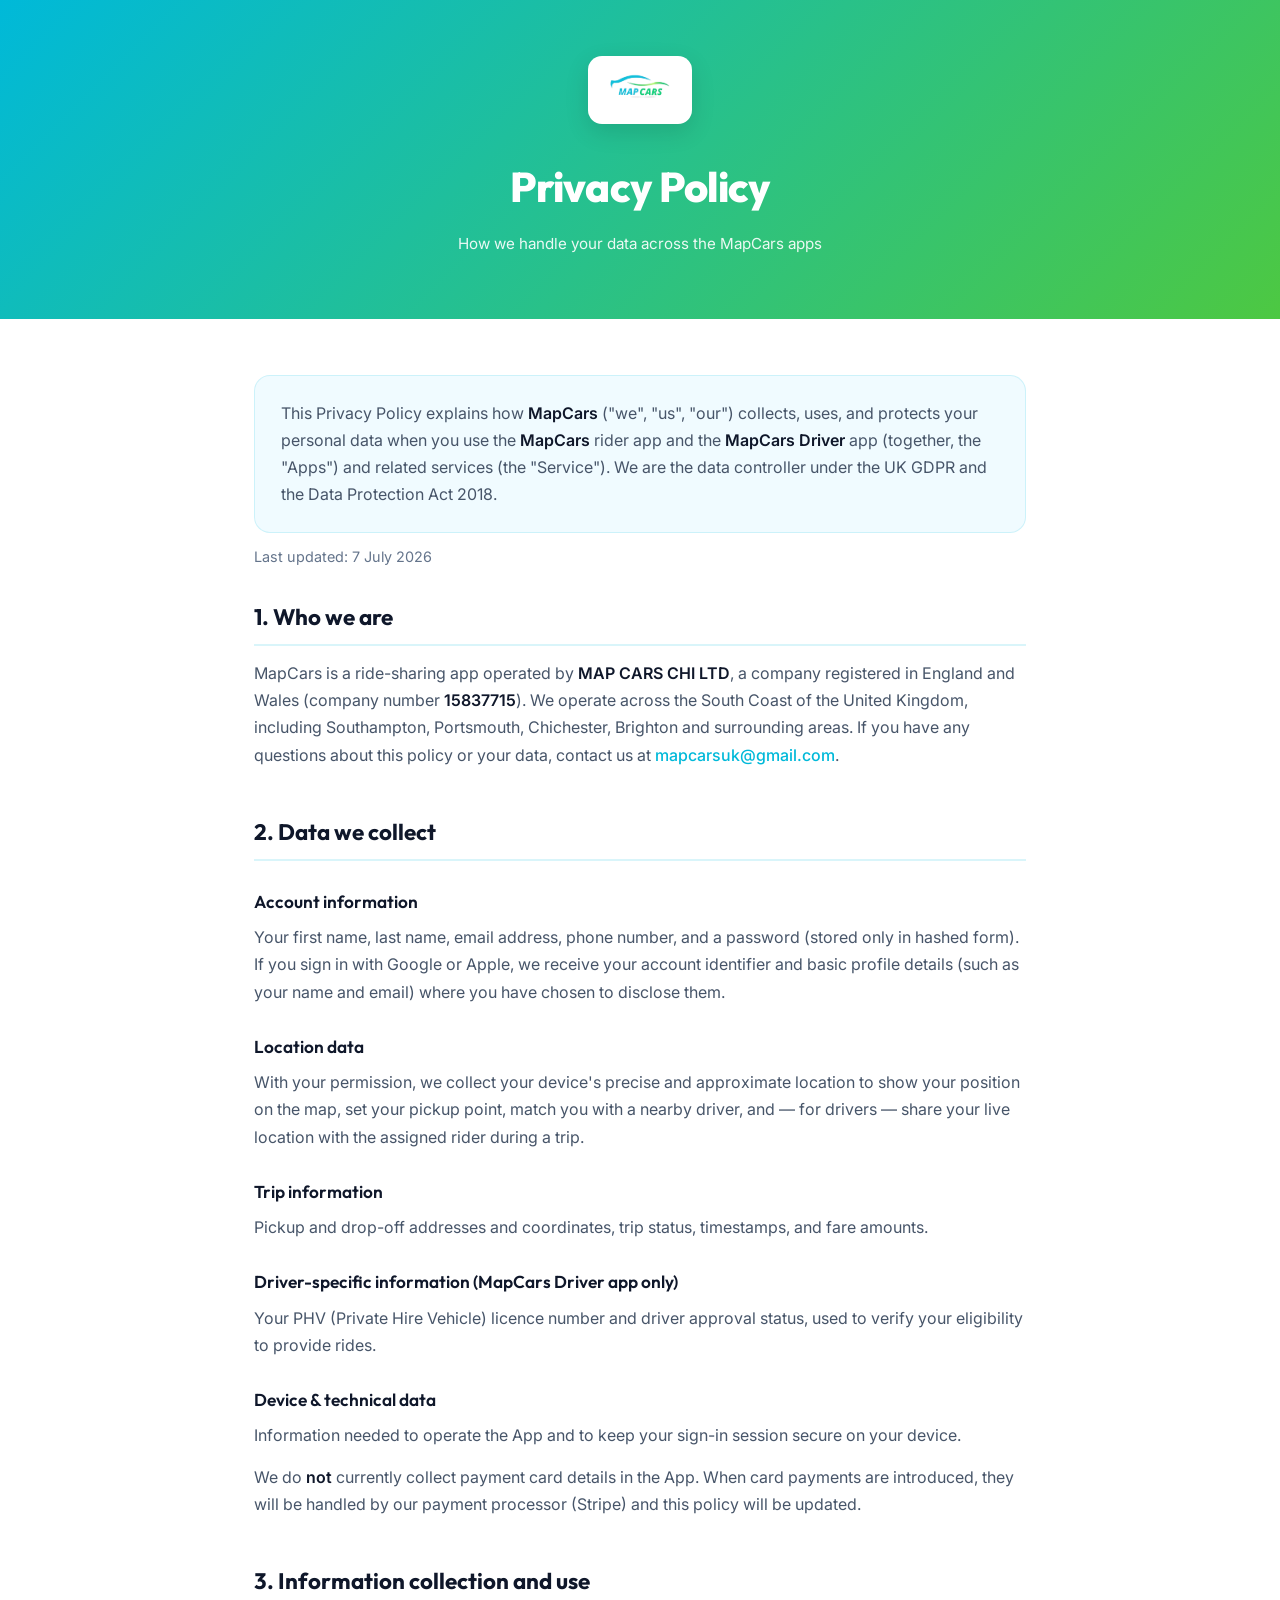
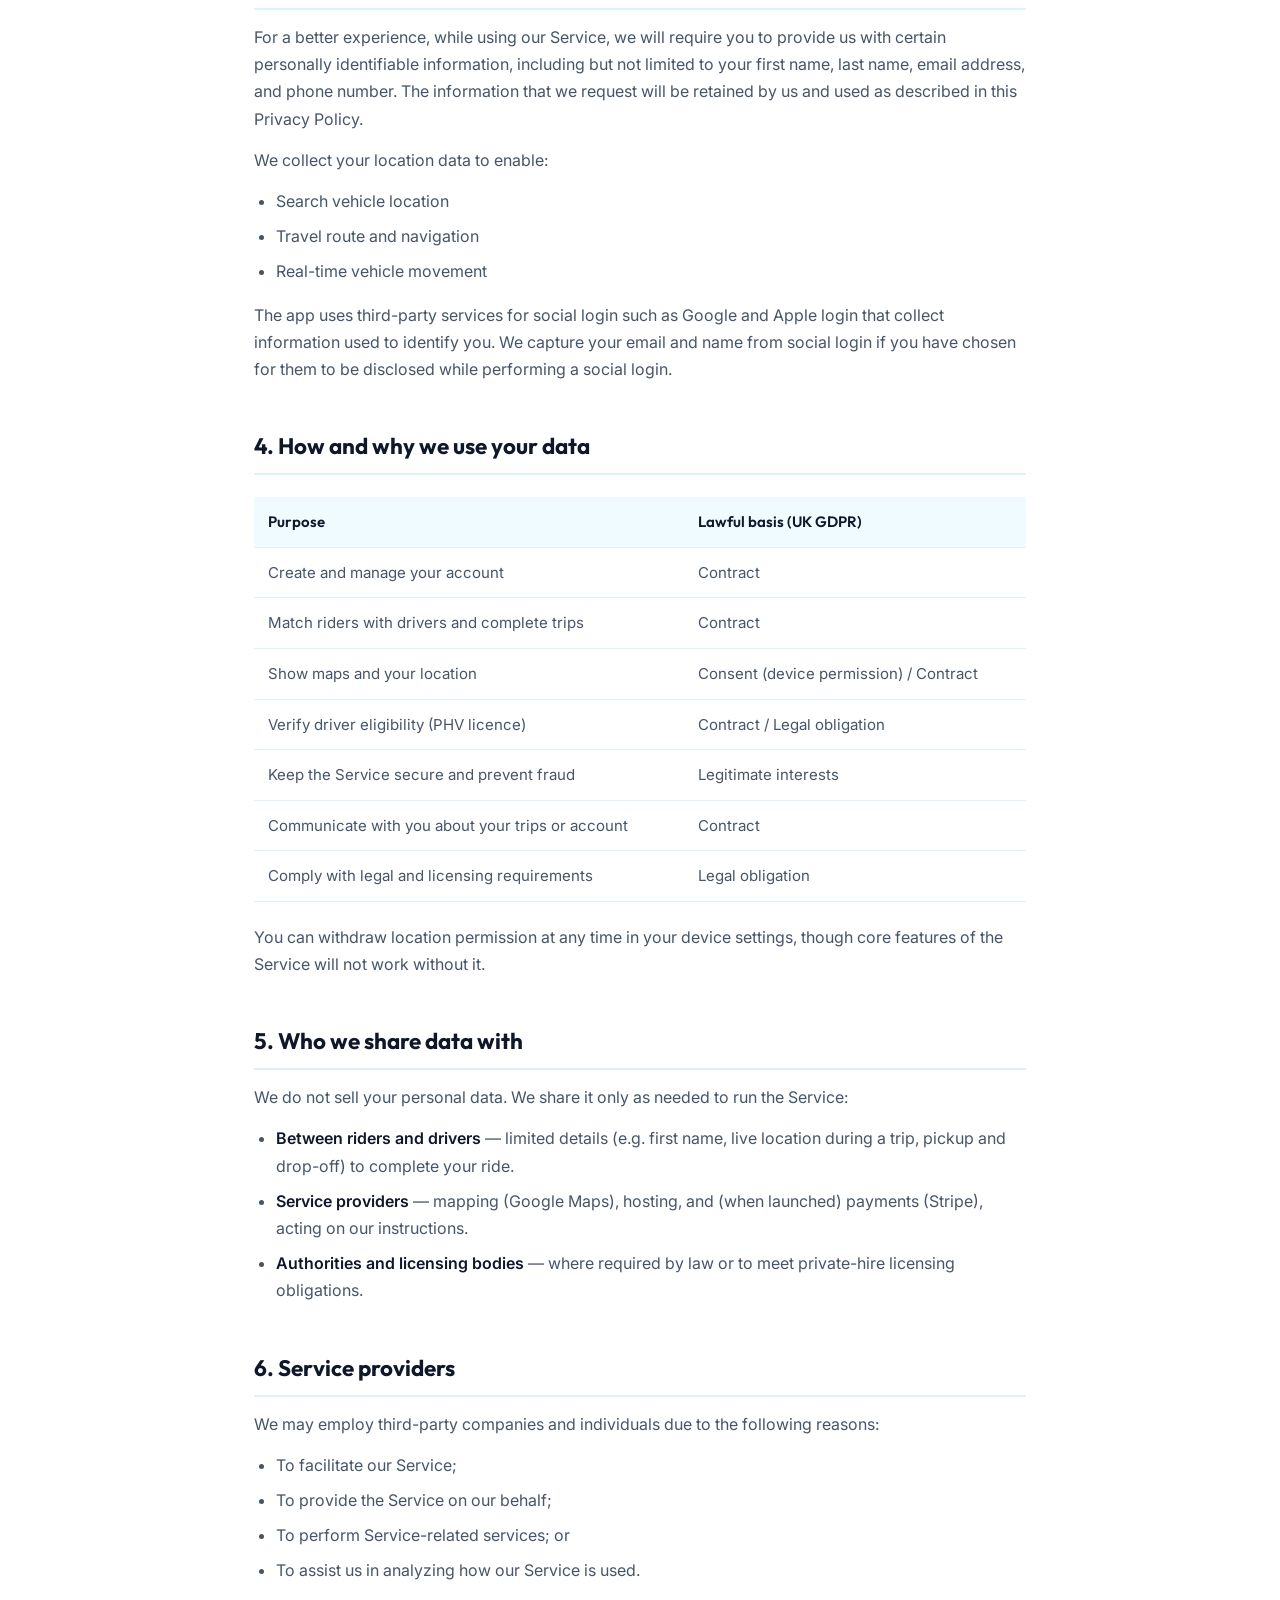
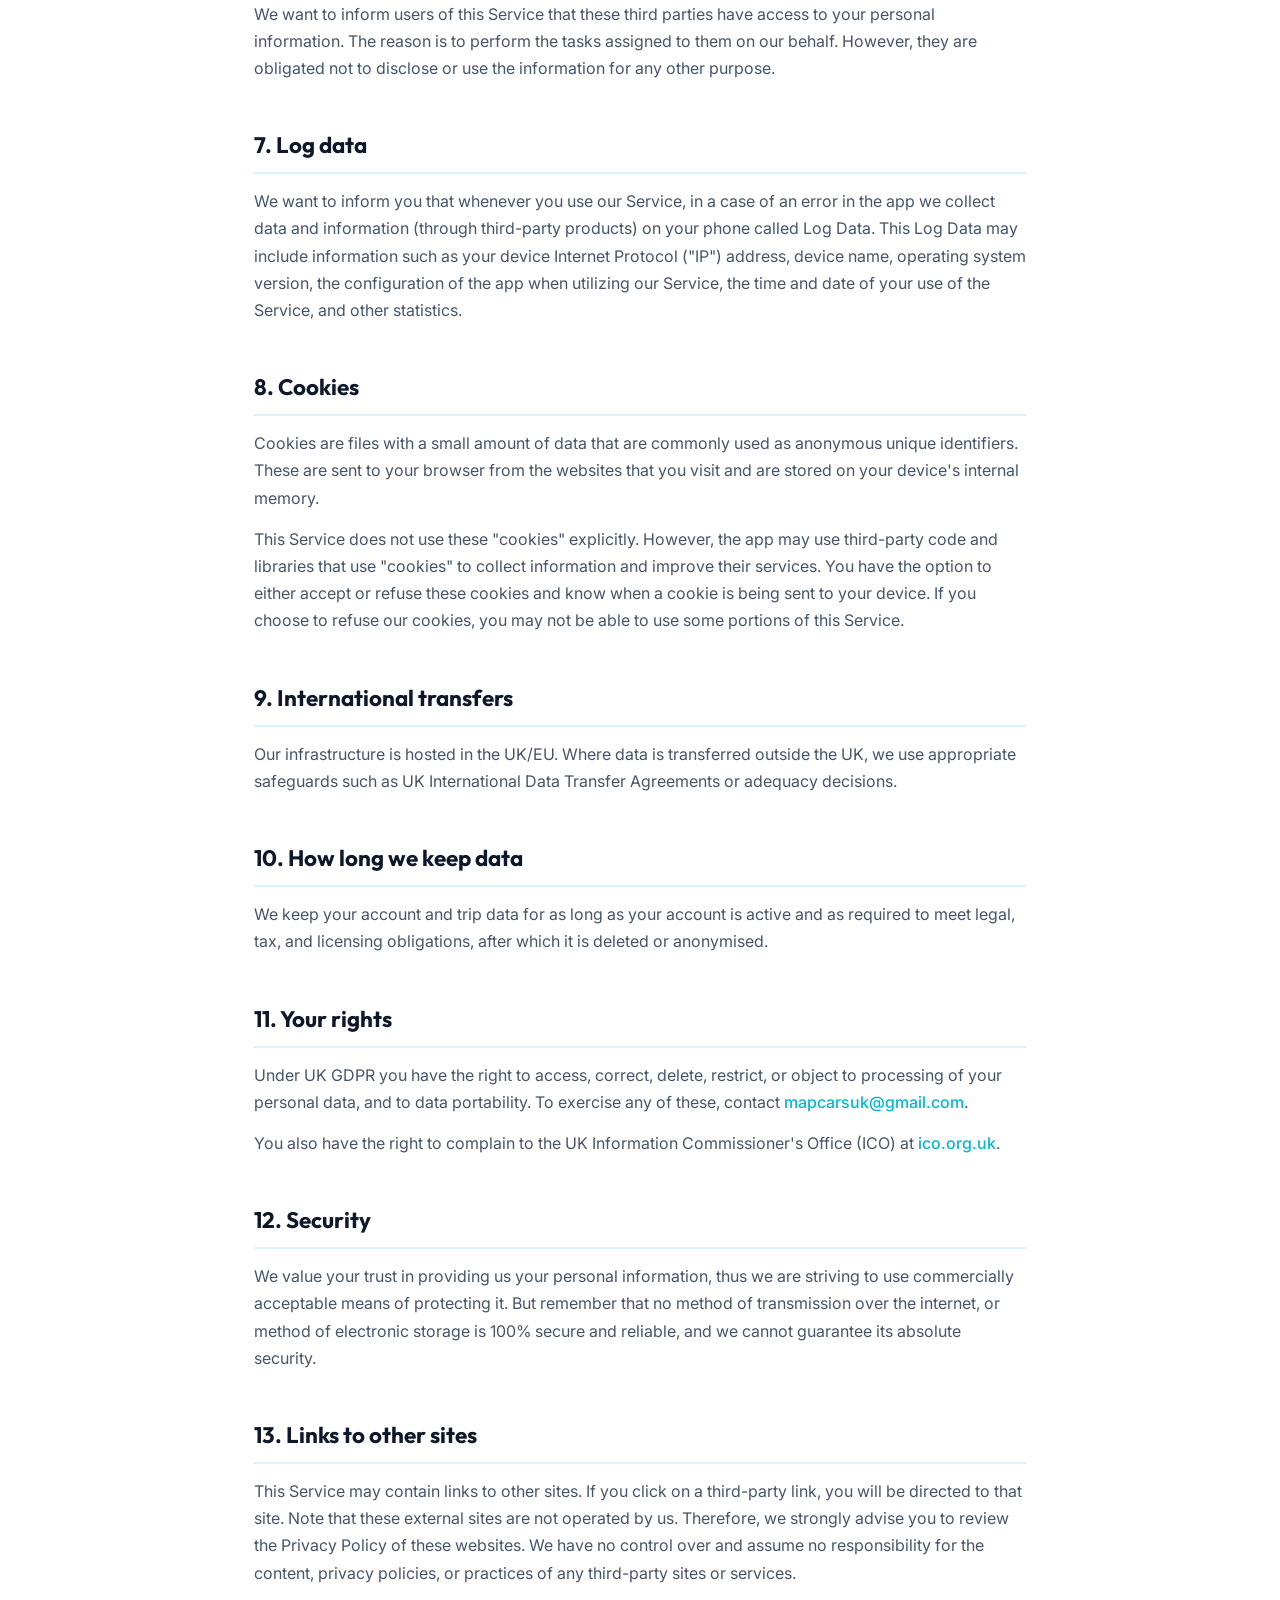
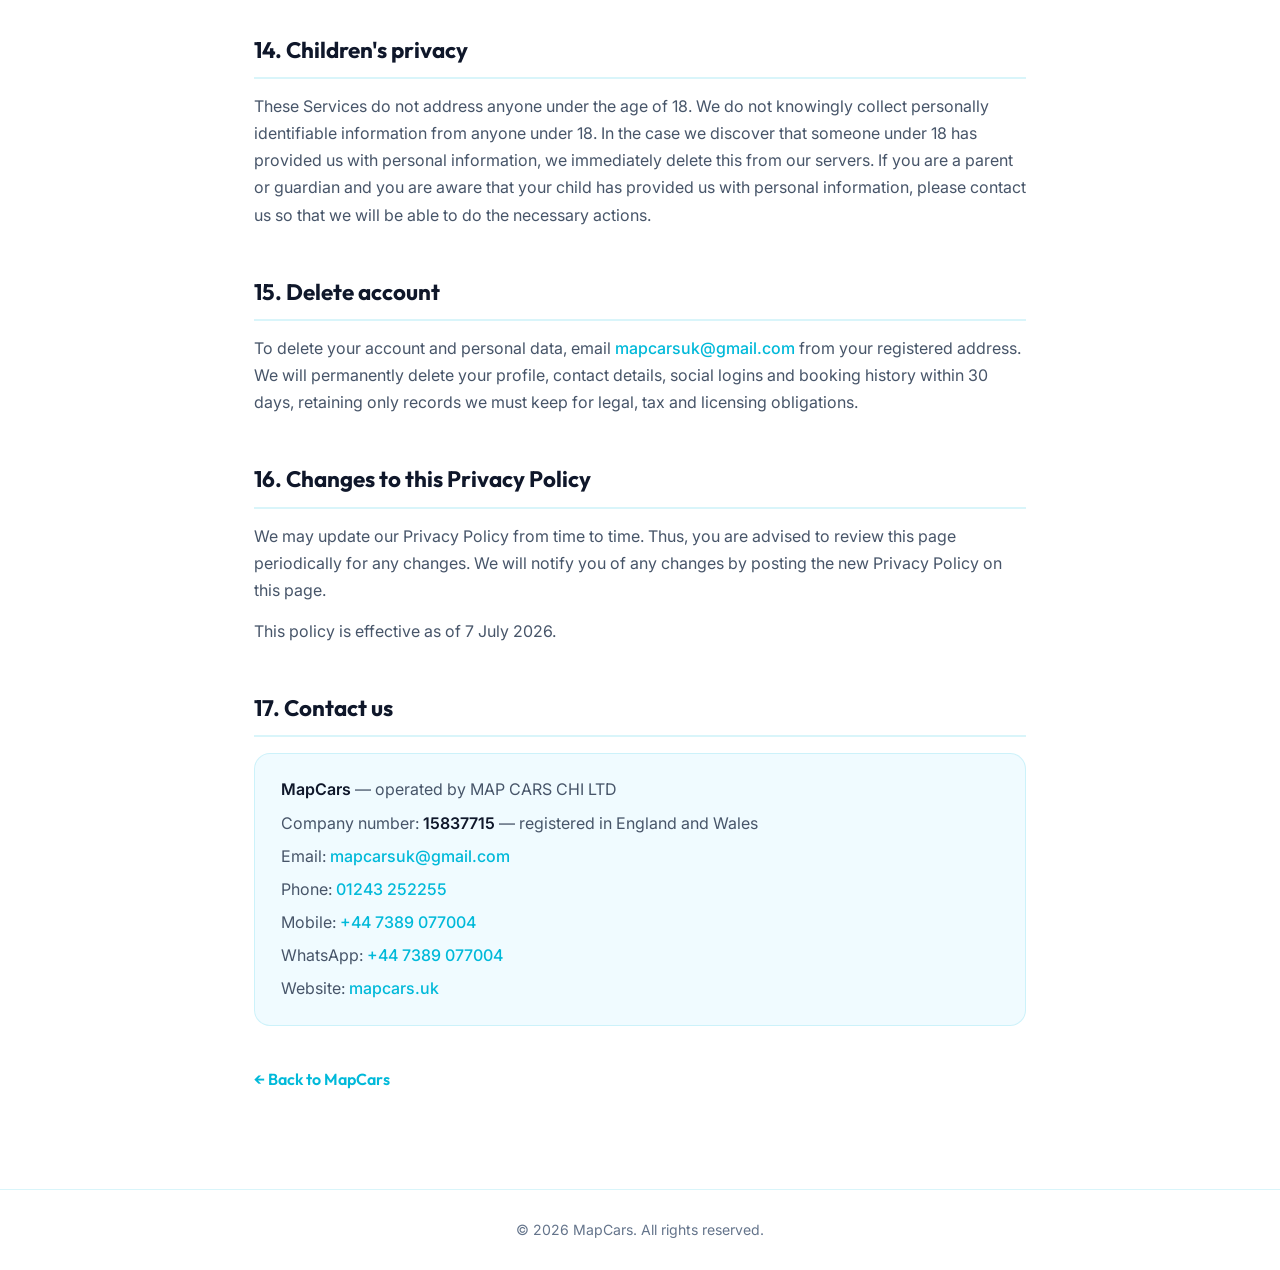
<file: privacy.html>
<!DOCTYPE html>
<html lang="en">
<head>
    <meta charset="UTF-8">
    <meta name="viewport" content="width=device-width, initial-scale=1.0">
    <link rel="icon" type="image/png" href="assets/images/mapcars_logo1.png">
    <link rel="apple-touch-icon" href="assets/images/mapcars_logo1.png">
    <title>Privacy Policy &mdash; MapCars</title>
    <meta name="description" content="MapCars Privacy Policy — how we collect, use, and protect your personal data across the MapCars rider and driver apps.">
    <meta name="robots" content="index, follow">
    <link rel="preconnect" href="https://fonts.googleapis.com">
    <link rel="preconnect" href="https://fonts.gstatic.com" crossorigin>
    <link href="https://fonts.googleapis.com/css2?family=Outfit:wght@300;400;500;600;700;800;900&family=Inter:wght@300;400;500;600;700&display=swap" rel="stylesheet">
    <style>
        :root {
            --primary: #00B9D9;
            --accent: #4DC842;
            --gradient-primary: linear-gradient(135deg, #00B9D9 0%, #4DC842 100%);
            --bg: #FFFFFF;
            --bg-section: #F0FBFF;
            --text-primary: #0F172A;
            --text-secondary: #475569;
            --text-muted: #64748B;
            --border: rgba(0, 185, 217, 0.15);
            --radius: 16px;
        }
        * { margin: 0; padding: 0; box-sizing: border-box; }
        body {
            font-family: 'Inter', -apple-system, BlinkMacSystemFont, sans-serif;
            color: var(--text-secondary);
            background: var(--bg);
            line-height: 1.7;
            -webkit-font-smoothing: antialiased;
        }
        .doc-header {
            background: var(--gradient-primary);
            padding: 56px 24px 48px;
            text-align: center;
            color: #fff;
        }
        .doc-header a.logo {
            display: inline-block;
            margin-bottom: 20px;
            background: #fff;
            padding: 12px 22px;
            border-radius: 14px;
            box-shadow: 0 8px 24px rgba(0,0,0,0.12);
        }
        .doc-header a.logo img { display: block; }
        .doc-header img { height: 44px; width: auto; }
        .doc-header h1 {
            font-family: 'Outfit', sans-serif;
            font-weight: 800;
            font-size: clamp(1.9rem, 4vw, 2.6rem);
            color: #fff;
            letter-spacing: -0.02em;
        }
        .doc-header p { color: rgba(255,255,255,0.9); margin-top: 8px; font-size: 0.95rem; }
        .container {
            max-width: 820px;
            margin: 0 auto;
            padding: 56px 24px 96px;
        }
        h2 {
            font-family: 'Outfit', sans-serif;
            color: var(--text-primary);
            font-weight: 700;
            font-size: 1.4rem;
            margin: 44px 0 14px;
            padding-bottom: 8px;
            border-bottom: 2px solid var(--border);
        }
        h2:first-of-type { margin-top: 0; }
        h3 {
            font-family: 'Outfit', sans-serif;
            color: var(--text-primary);
            font-weight: 600;
            font-size: 1.08rem;
            margin: 26px 0 8px;
        }
        p { margin-bottom: 14px; }
        ul { margin: 0 0 16px 22px; }
        li { margin-bottom: 8px; }
        a { color: var(--primary); text-decoration: none; font-weight: 500; }
        a:hover { text-decoration: underline; }
        strong { color: var(--text-primary); font-weight: 600; }
        .intro {
            background: var(--bg-section);
            border: 1px solid var(--border);
            border-radius: var(--radius);
            padding: 24px 26px;
            margin-bottom: 12px;
        }
        .updated { color: var(--text-muted); font-size: 0.9rem; margin-bottom: 28px; }
        table {
            width: 100%;
            border-collapse: collapse;
            margin: 8px 0 22px;
            font-size: 0.94rem;
        }
        th, td {
            text-align: left;
            padding: 12px 14px;
            border-bottom: 1px solid var(--border);
            vertical-align: top;
        }
        th {
            font-family: 'Outfit', sans-serif;
            color: var(--text-primary);
            font-weight: 600;
            background: var(--bg-section);
        }
        .table-wrap { overflow-x: auto; }
        .contact-box {
            background: var(--bg-section);
            border: 1px solid var(--border);
            border-radius: var(--radius);
            padding: 22px 26px;
            margin-top: 16px;
        }
        .back {
            display: inline-block;
            margin-top: 40px;
            font-family: 'Outfit', sans-serif;
            font-weight: 600;
        }
        footer.doc-footer {
            text-align: center;
            padding: 28px 24px;
            border-top: 1px solid var(--border);
            color: var(--text-muted);
            font-size: 0.88rem;
        }
    </style>
</head>
<body>
    <header class="doc-header">
        <a href="index.html" class="logo"><img src="assets/images/mapcars_logo1.png" alt="MapCars"></a>
        <h1>Privacy Policy</h1>
        <p>How we handle your data across the MapCars apps</p>
    </header>

    <main class="container">
        <div class="intro">
            <p style="margin-bottom:0;">This Privacy Policy explains how <strong>MapCars</strong> ("we", "us", "our") collects, uses, and protects your personal data when you use the <strong>MapCars</strong> rider app and the <strong>MapCars Driver</strong> app (together, the "Apps") and related services (the "Service"). We are the data controller under the UK GDPR and the Data Protection Act 2018.</p>
        </div>
        <p class="updated">Last updated: 7 July 2026</p>

        <h2>1. Who we are</h2>
        <p>MapCars is a ride-sharing app operated by <strong>MAP CARS CHI LTD</strong>, a company registered in England and Wales (company number <strong>15837715</strong>). We operate across the South Coast of the United Kingdom, including Southampton, Portsmouth, Chichester, Brighton and surrounding areas. If you have any questions about this policy or your data, contact us at <a href="mailto:mapcarsuk@gmail.com">mapcarsuk@gmail.com</a>.</p>

        <h2>2. Data we collect</h2>

        <h3>Account information</h3>
        <p>Your first name, last name, email address, phone number, and a password (stored only in hashed form). If you sign in with Google or Apple, we receive your account identifier and basic profile details (such as your name and email) where you have chosen to disclose them.</p>

        <h3>Location data</h3>
        <p>With your permission, we collect your device's precise and approximate location to show your position on the map, set your pickup point, match you with a nearby driver, and — for drivers — share your live location with the assigned rider during a trip.</p>

        <h3>Trip information</h3>
        <p>Pickup and drop-off addresses and coordinates, trip status, timestamps, and fare amounts.</p>

        <h3>Driver-specific information (MapCars Driver app only)</h3>
        <p>Your PHV (Private Hire Vehicle) licence number and driver approval status, used to verify your eligibility to provide rides.</p>

        <h3>Device &amp; technical data</h3>
        <p>Information needed to operate the App and to keep your sign-in session secure on your device.</p>

        <p>We do <strong>not</strong> currently collect payment card details in the App. When card payments are introduced, they will be handled by our payment processor (Stripe) and this policy will be updated.</p>

        <h2>3. Information collection and use</h2>
        <p>For a better experience, while using our Service, we will require you to provide us with certain personally identifiable information, including but not limited to your first name, last name, email address, and phone number. The information that we request will be retained by us and used as described in this Privacy Policy.</p>
        <p>We collect your location data to enable:</p>
        <ul>
            <li>Search vehicle location</li>
            <li>Travel route and navigation</li>
            <li>Real-time vehicle movement</li>
        </ul>
        <p>The app uses third-party services for social login such as Google and Apple login that collect information used to identify you. We capture your email and name from social login if you have chosen for them to be disclosed while performing a social login.</p>

        <h2>4. How and why we use your data</h2>
        <div class="table-wrap">
        <table>
            <thead>
                <tr><th>Purpose</th><th>Lawful basis (UK GDPR)</th></tr>
            </thead>
            <tbody>
                <tr><td>Create and manage your account</td><td>Contract</td></tr>
                <tr><td>Match riders with drivers and complete trips</td><td>Contract</td></tr>
                <tr><td>Show maps and your location</td><td>Consent (device permission) / Contract</td></tr>
                <tr><td>Verify driver eligibility (PHV licence)</td><td>Contract / Legal obligation</td></tr>
                <tr><td>Keep the Service secure and prevent fraud</td><td>Legitimate interests</td></tr>
                <tr><td>Communicate with you about your trips or account</td><td>Contract</td></tr>
                <tr><td>Comply with legal and licensing requirements</td><td>Legal obligation</td></tr>
            </tbody>
        </table>
        </div>
        <p>You can withdraw location permission at any time in your device settings, though core features of the Service will not work without it.</p>

        <h2>5. Who we share data with</h2>
        <p>We do not sell your personal data. We share it only as needed to run the Service:</p>
        <ul>
            <li><strong>Between riders and drivers</strong> — limited details (e.g. first name, live location during a trip, pickup and drop-off) to complete your ride.</li>
            <li><strong>Service providers</strong> — mapping (Google Maps), hosting, and (when launched) payments (Stripe), acting on our instructions.</li>
            <li><strong>Authorities and licensing bodies</strong> — where required by law or to meet private-hire licensing obligations.</li>
        </ul>

        <h2>6. Service providers</h2>
        <p>We may employ third-party companies and individuals due to the following reasons:</p>
        <ul>
            <li>To facilitate our Service;</li>
            <li>To provide the Service on our behalf;</li>
            <li>To perform Service-related services; or</li>
            <li>To assist us in analyzing how our Service is used.</li>
        </ul>
        <p>We want to inform users of this Service that these third parties have access to your personal information. The reason is to perform the tasks assigned to them on our behalf. However, they are obligated not to disclose or use the information for any other purpose.</p>

        <h2>7. Log data</h2>
        <p>We want to inform you that whenever you use our Service, in a case of an error in the app we collect data and information (through third-party products) on your phone called Log Data. This Log Data may include information such as your device Internet Protocol ("IP") address, device name, operating system version, the configuration of the app when utilizing our Service, the time and date of your use of the Service, and other statistics.</p>

        <h2>8. Cookies</h2>
        <p>Cookies are files with a small amount of data that are commonly used as anonymous unique identifiers. These are sent to your browser from the websites that you visit and are stored on your device's internal memory.</p>
        <p>This Service does not use these "cookies" explicitly. However, the app may use third-party code and libraries that use "cookies" to collect information and improve their services. You have the option to either accept or refuse these cookies and know when a cookie is being sent to your device. If you choose to refuse our cookies, you may not be able to use some portions of this Service.</p>

        <h2>9. International transfers</h2>
        <p>Our infrastructure is hosted in the UK/EU. Where data is transferred outside the UK, we use appropriate safeguards such as UK International Data Transfer Agreements or adequacy decisions.</p>

        <h2>10. How long we keep data</h2>
        <p>We keep your account and trip data for as long as your account is active and as required to meet legal, tax, and licensing obligations, after which it is deleted or anonymised.</p>

        <h2>11. Your rights</h2>
        <p>Under UK GDPR you have the right to access, correct, delete, restrict, or object to processing of your personal data, and to data portability. To exercise any of these, contact <a href="mailto:mapcarsuk@gmail.com">mapcarsuk@gmail.com</a>.</p>
        <p>You also have the right to complain to the UK Information Commissioner's Office (ICO) at <a href="https://ico.org.uk" target="_blank" rel="noopener">ico.org.uk</a>.</p>

        <h2>12. Security</h2>
        <p>We value your trust in providing us your personal information, thus we are striving to use commercially acceptable means of protecting it. But remember that no method of transmission over the internet, or method of electronic storage is 100% secure and reliable, and we cannot guarantee its absolute security.</p>

        <h2>13. Links to other sites</h2>
        <p>This Service may contain links to other sites. If you click on a third-party link, you will be directed to that site. Note that these external sites are not operated by us. Therefore, we strongly advise you to review the Privacy Policy of these websites. We have no control over and assume no responsibility for the content, privacy policies, or practices of any third-party sites or services.</p>

        <h2>14. Children's privacy</h2>
        <p>These Services do not address anyone under the age of 18. We do not knowingly collect personally identifiable information from anyone under 18. In the case we discover that someone under 18 has provided us with personal information, we immediately delete this from our servers. If you are a parent or guardian and you are aware that your child has provided us with personal information, please contact us so that we will be able to do the necessary actions.</p>

        <h2>15. Delete account</h2>
        <p>To delete your account and personal data, email <a href="mailto:mapcarsuk@gmail.com">mapcarsuk@gmail.com</a> from your registered address. We will permanently delete your profile, contact details, social logins and booking history within 30 days, retaining only records we must keep for legal, tax and licensing obligations.</p>

        <h2>16. Changes to this Privacy Policy</h2>
        <p>We may update our Privacy Policy from time to time. Thus, you are advised to review this page periodically for any changes. We will notify you of any changes by posting the new Privacy Policy on this page.</p>
        <p>This policy is effective as of 7 July 2026.</p>

        <h2>17. Contact us</h2>
        <div class="contact-box">
            <p style="margin-bottom:6px;"><strong>MapCars</strong> — operated by MAP CARS CHI LTD</p>
            <p style="margin-bottom:6px;">Company number: <strong>15837715</strong> — registered in England and Wales</p>
            <p style="margin-bottom:6px;">Email: <a href="mailto:mapcarsuk@gmail.com">mapcarsuk@gmail.com</a></p>
            <p style="margin-bottom:6px;">Phone: <a href="tel:+441243252255">01243 252255</a></p>
            <p style="margin-bottom:6px;">Mobile: <a href="tel:+447389077004">+44 7389 077004</a></p>
            <p style="margin-bottom:6px;">WhatsApp: <a href="https://wa.me/447389077004" target="_blank" rel="noopener">+44 7389 077004</a></p>
            <p style="margin-bottom:0;">Website: <a href="https://mapcars.uk">mapcars.uk</a></p>
        </div>

        <a href="index.html" class="back">&larr; Back to MapCars</a>
    </main>

    <footer class="doc-footer">
        &copy; 2026 MapCars. All rights reserved.
    </footer>
</body>
</html>
</file>
<file: styles.css>
/* ==========================================
   MapCars Landing Page - Design System
   ========================================== */

/* ---------- CSS Variables ---------- */
:root {
    /* Primary Palette */
    --primary: #00B9D9;
    --primary-light: #4DC842;
    --primary-dark: #0099B8;
    --accent: #4DC842;
    --accent-light: #7DE86C;

    /* Gradient */
    --gradient-primary: linear-gradient(135deg, #00B9D9 0%, #4DC842 100%);
    --gradient-hero: linear-gradient(180deg, rgba(240, 251, 255, 0.85) 0%, rgba(240, 251, 255, 0.6) 40%, rgba(240, 251, 255, 0.9) 100%);
    --gradient-card: linear-gradient(135deg, rgba(0, 185, 217, 0.08) 0%, rgba(77, 200, 66, 0.04) 100%);

    /* Backgrounds */
    --bg-dark: #FFFFFF;
    --bg-section: #F0FBFF;
    --bg-card: #FFFFFF;
    --bg-glass: rgba(255, 255, 255, 0.7);

    /* Text */
    --text-primary: #0F172A;
    --text-secondary: #475569;
    --text-muted: #64748B;

    /* Borders */
    --border: rgba(0, 185, 217, 0.12);
    --border-hover: rgba(0, 185, 217, 0.4);

    /* Spacing */
    --section-padding: 120px 0;
    --container-max: 1280px;
    --container-padding: 0 24px;

    /* Animation */
    --transition-fast: 0.2s ease;
    --transition-base: 0.3s ease;
    --transition-slow: 0.5s ease;
    --transition-spring: 0.6s cubic-bezier(0.34, 1.56, 0.64, 1);

    /* Radius */
    --radius-sm: 8px;
    --radius-md: 12px;
    --radius-lg: 20px;
    --radius-xl: 28px;
    --radius-full: 9999px;
}

/* ---------- Reset & Base ---------- */
*,
*::before,
*::after {
    margin: 0;
    padding: 0;
    box-sizing: border-box;
}

html {
    scroll-behavior: smooth;
    -webkit-font-smoothing: antialiased;
    -moz-osx-font-smoothing: grayscale;
}

body {
    font-family: 'Inter', -apple-system, BlinkMacSystemFont, sans-serif;
    background: var(--bg-dark);
    color: var(--text-primary);
    overflow-x: hidden;
    line-height: 1.6;
}

h1, h2, h3, h4, h5, h6 {
    font-family: 'Outfit', sans-serif;
    line-height: 1.1;
}

a {
    text-decoration: none;
    color: inherit;
}

img {
    max-width: 100%;
    height: auto;
    display: block;
}

ul {
    list-style: none;
}

/* ---------- Utility Classes ---------- */
.gradient-text {
    background: var(--gradient-primary);
    -webkit-background-clip: text;
    -webkit-text-fill-color: transparent;
    background-clip: text;
}

.section-tag {
    display: inline-flex;
    align-items: center;
    gap: 8px;
    padding: 8px 20px;
    background: rgba(0, 185, 217, 0.08);
    border: 1px solid rgba(0, 185, 217, 0.2);
    border-radius: var(--radius-full);
    font-size: 0.85rem;
    font-weight: 600;
    color: var(--primary-dark);
    letter-spacing: 0.05em;
    text-transform: uppercase;
    margin-bottom: 20px;
}

.section-title {
    font-size: clamp(2rem, 4.5vw, 3.5rem);
    font-weight: 800;
    margin-bottom: 20px;
    letter-spacing: -0.02em;
}

.section-desc {
    font-size: 1.1rem;
    color: var(--text-secondary);
    max-width: 600px;
    line-height: 1.7;
}

/* ---------- NAVBAR ---------- */
.navbar {
    position: fixed;
    top: 16px;
    left: 16px;
    right: 16px;
    z-index: 1000;
    padding: 10px 0;
    border-radius: var(--radius-xl);
    transition: all var(--transition-base);
}

.navbar.scrolled {
    background: rgba(255, 255, 255, 0.92);
    backdrop-filter: blur(24px);
    -webkit-backdrop-filter: blur(24px);
    border: 1px solid var(--border);
    box-shadow: 0 8px 32px rgba(15, 23, 42, 0.08);
    padding: 8px 0;
}

.nav-container {
    max-width: var(--container-max);
    margin: 0 auto;
    padding: var(--container-padding);
    display: flex;
    align-items: center;
    justify-content: space-between;
}

.nav-logo {
    display: flex;
    align-items: center;
    gap: 12px;
    z-index: 1001;
}

.logo-img {
    height: 64px;
    width: auto;
    object-fit: contain;
}

.logo-text {
    font-family: 'Outfit', sans-serif;
    font-size: 1.5rem;
    font-weight: 800;
    background: var(--gradient-primary);
    -webkit-background-clip: text;
    -webkit-text-fill-color: transparent;
    background-clip: text;
}

.nav-links {
    display: flex;
    align-items: center;
    gap: 8px;
}

.nav-link {
    padding: 10px 20px;
    font-size: 0.92rem;
    font-weight: 500;
    color: var(--text-secondary);
    border-radius: var(--radius-full);
    transition: all var(--transition-base);
    position: relative;
}

.nav-link:hover {
    color: var(--text-primary);
    background: var(--bg-glass);
}

.nav-cta {
    padding: 10px 24px;
    background: var(--gradient-primary);
    color: white;
    border: none;
    border-radius: var(--radius-full);
    font-family: 'Inter', sans-serif;
    font-size: 0.9rem;
    font-weight: 600;
    cursor: pointer;
    transition: all var(--transition-base);
    position: relative;
    overflow: hidden;
}

.nav-cta::before {
    content: '';
    position: absolute;
    inset: 0;
    background: linear-gradient(135deg, rgba(255,255,255,0.2) 0%, transparent 100%);
    opacity: 0;
    transition: opacity var(--transition-base);
}

.nav-cta:hover {
    transform: translateY(-2px);
    box-shadow: 0 8px 30px rgba(0, 185, 217, 0.35);
}

.nav-cta:hover::before {
    opacity: 1;
}

/* Mobile Toggle */
.mobile-toggle {
    display: none;
    flex-direction: column;
    gap: 5px;
    background: none;
    border: none;
    cursor: pointer;
    padding: 8px;
    z-index: 1001;
}

.mobile-toggle span {
    display: block;
    width: 24px;
    height: 2px;
    background: var(--text-primary);
    border-radius: 2px;
    transition: all var(--transition-base);
}

.mobile-toggle.active span:nth-child(1) {
    transform: rotate(45deg) translate(5px, 5px);
}

.mobile-toggle.active span:nth-child(2) {
    opacity: 0;
}

.mobile-toggle.active span:nth-child(3) {
    transform: rotate(-45deg) translate(5px, -5px);
}

/* ---------- HERO ---------- */
.hero {
    position: relative;
    min-height: 100vh;
    display: flex;
    align-items: center;
    overflow: hidden;
    padding-top: 96px;
}

/* Hero Background Slideshow */
.hero-bg-slideshow {
    position: absolute;
    inset: 0;
    z-index: 0;
}

.hero-bg-slide {
    position: absolute;
    inset: 0;
    background-size: cover;
    background-position: center;
    opacity: 0;
    transition: opacity 1.5s ease-in-out;
    transform: scale(1.05);
    animation: none;
}

.hero-bg-slide.active {
    opacity: 1;
    animation: heroZoom 8s ease-in-out forwards;
}

@keyframes heroZoom {
    0% { transform: scale(1.05); }
    100% { transform: scale(1.12); }
}

/* Hero Overlay */
.hero-overlay {
    position: absolute;
    inset: 0;
    background: 
        linear-gradient(180deg, rgba(240, 251, 255, 0.8) 0%, rgba(240, 251, 255, 0.6) 40%, rgba(240, 251, 255, 0.85) 100%),
        linear-gradient(90deg, rgba(240, 251, 255, 0.85) 0%, transparent 60%, rgba(240, 251, 255, 0.5) 100%);
    z-index: 1;
}

/* Particles */
.particles {
    position: absolute;
    inset: 0;
    z-index: 2;
    pointer-events: none;
}

.particle {
    position: absolute;
    width: 3px;
    height: 3px;
    background: var(--primary-light);
    border-radius: 50%;
    opacity: 0;
    animation: particleFloat 8s ease-in-out infinite;
}

@keyframes particleFloat {
    0%, 100% { opacity: 0; transform: translateY(0) scale(0.5); }
    20% { opacity: 0.6; }
    50% { opacity: 0.3; transform: translateY(-100px) scale(1); }
    80% { opacity: 0; }
}

.hero-container {
    position: relative;
    z-index: 3;
    max-width: var(--container-max);
    margin: 0 auto;
    padding: var(--container-padding);
    display: grid;
    grid-template-columns: 1fr 1fr;
    align-items: center;
    gap: 60px;
    width: 100%;
}

.hero-content {
    padding-right: 20px;
}

/* Hero Badge */
.hero-badge {
    display: inline-flex;
    align-items: center;
    gap: 10px;
    padding: 10px 22px;
    background: rgba(0, 185, 217, 0.08);
    border: 1px solid rgba(0, 185, 217, 0.2);
    border-radius: var(--radius-full);
    font-size: 0.88rem;
    font-weight: 600;
    color: var(--primary-dark);
    margin-bottom: 32px;
    animation: fadeInUp 0.8s ease forwards;
    opacity: 0;
}

.badge-dot {
    width: 8px;
    height: 8px;
    background: #10B981;
    border-radius: 50%;
    animation: pulse 2s ease-in-out infinite;
}

@keyframes pulse {
    0%, 100% { box-shadow: 0 0 0 0 rgba(16, 185, 129, 0.5); }
    50% { box-shadow: 0 0 0 8px rgba(16, 185, 129, 0); }
}

/* Hero Title */
.hero-title {
    font-size: clamp(2.5rem, 5vw, 4.2rem);
    font-weight: 900;
    line-height: 1.1;
    margin-bottom: 24px;
    letter-spacing: -0.03em;
    animation: fadeInUp 0.8s 0.15s ease forwards;
    opacity: 0;
}

.hero-subtitle {
    font-size: 1.15rem;
    color: var(--text-secondary);
    line-height: 1.8;
    margin-bottom: 40px;
    max-width: 520px;
    animation: fadeInUp 0.8s 0.3s ease forwards;
    opacity: 0;
}

@keyframes fadeInUp {
    from { opacity: 0; transform: translateY(30px); }
    to { opacity: 1; transform: translateY(0); }
}

/* Countdown Timer */
.countdown-wrapper {
    margin-bottom: 36px;
    animation: fadeInUp 0.8s 0.45s ease forwards;
    opacity: 0;
}

.countdown-label {
    font-size: 0.75rem;
    color: var(--text-muted);
    text-transform: uppercase;
    letter-spacing: 0.12em;
    font-weight: 600;
    margin-bottom: 14px;
}

.countdown-timer {
    display: flex;
    align-items: center;
    gap: 10px;
}

.countdown-item {
    display: flex;
    flex-direction: column;
    align-items: center;
    min-width: 76px;
    padding: 14px 12px 10px;
    background: rgba(255, 255, 255, 0.85);
    border: 1px solid var(--border);
    border-radius: var(--radius-md);
    backdrop-filter: blur(8px);
    box-shadow: 0 4px 16px rgba(15, 23, 42, 0.05);
}

.countdown-num {
    font-family: 'Outfit', sans-serif;
    font-size: 2.1rem;
    font-weight: 800;
    background: var(--gradient-primary);
    -webkit-background-clip: text;
    -webkit-text-fill-color: transparent;
    background-clip: text;
    line-height: 1;
    margin-bottom: 5px;
}

.countdown-unit {
    font-size: 0.62rem;
    color: var(--text-muted);
    text-transform: uppercase;
    letter-spacing: 0.1em;
    font-weight: 600;
}

.countdown-sep {
    font-size: 1.8rem;
    font-weight: 800;
    background: var(--gradient-primary);
    -webkit-background-clip: text;
    -webkit-text-fill-color: transparent;
    background-clip: text;
    margin-bottom: 18px;
    user-select: none;
}

/* Waitlist Email Capture */
.hero-waitlist {
    animation: fadeInUp 0.8s 0.6s ease forwards;
    opacity: 0;
    margin-bottom: 36px;
}

.waitlist-form {
    display: flex;
    gap: 10px;
    max-width: 460px;
    margin-bottom: 12px;
}

.waitlist-input {
    flex: 1;
    padding: 14px 20px;
    background: rgba(255, 255, 255, 0.9);
    border: 1px solid var(--border);
    border-radius: var(--radius-full);
    font-family: 'Inter', sans-serif;
    font-size: 0.95rem;
    color: var(--text-primary);
    outline: none;
    transition: all var(--transition-base);
    backdrop-filter: blur(8px);
}

.waitlist-input::placeholder {
    color: var(--text-muted);
}

.waitlist-input:focus {
    border-color: var(--primary);
    box-shadow: 0 0 0 4px rgba(0, 185, 217, 0.12);
}

.waitlist-btn {
    padding: 14px 28px;
    background: var(--gradient-primary);
    color: white;
    border: none;
    border-radius: var(--radius-full);
    font-family: 'Inter', sans-serif;
    font-size: 0.95rem;
    font-weight: 700;
    cursor: pointer;
    white-space: nowrap;
    transition: all var(--transition-base);
    box-shadow: 0 4px 20px rgba(0, 185, 217, 0.3);
}

.waitlist-btn:hover {
    transform: translateY(-2px);
    box-shadow: 0 8px 30px rgba(0, 185, 217, 0.4);
}

.waitlist-btn:disabled {
    opacity: 0.7;
    cursor: not-allowed;
    transform: none;
}

.waitlist-social-proof {
    display: flex;
    align-items: center;
    gap: 6px;
    font-size: 0.85rem;
    color: var(--text-secondary);
}

.waitlist-social-proof strong {
    color: var(--text-primary);
}

/* App Platform Badges */
.app-platforms {
    animation: fadeInUp 0.8s 0.75s ease forwards;
    opacity: 0;
}

.platform-label {
    font-size: 0.85rem;
    color: var(--text-muted);
    text-transform: uppercase;
    letter-spacing: 0.1em;
    font-weight: 600;
    margin-bottom: 14px;
}

.platform-badges {
    display: flex;
    gap: 14px;
    flex-wrap: wrap;
}

.platform-badge {
    display: flex;
    align-items: center;
    gap: 12px;
    padding: 12px 22px;
    background: var(--bg-glass);
    border: 1px solid var(--border);
    border-radius: var(--radius-md);
    transition: all var(--transition-base);
    cursor: pointer;
}

.platform-badge:hover {
    background: #FFFFFF;
    border-color: var(--primary);
    transform: translateY(-3px);
    box-shadow: 0 10px 30px rgba(0, 185, 217, 0.15);
}

.badge-icon {
    color: var(--text-primary);
    display: flex;
    align-items: center;
}

.badge-text {
    display: flex;
    flex-direction: column;
}

.badge-small {
    font-size: 0.7rem;
    color: var(--text-muted);
    line-height: 1.2;
}

.badge-big {
    font-size: 1.05rem;
    font-weight: 700;
    line-height: 1.3;
}

/* Hero Visual */
.hero-visual {
    display: flex;
    flex-direction: column;
    align-items: center;
    animation: fadeInUp 1s 0.85s ease forwards;
    opacity: 0;
}

.phone-mockup-wrapper {
    position: relative;
    display: flex;
    justify-content: center;
    align-items: flex-end;
    gap: 24px;
    width: 100%;
}

/* Founder/client photo card — natural image height, right of phone on desktop */
.hero-client-float {
    position: relative;
    width: 230px;
    border-radius: 36px;
    overflow: hidden;
    flex-shrink: 0;
    order: 2;
    box-shadow:
        0 24px 60px rgba(15, 23, 42, 0.24),
        0 0 0 3px rgba(255, 255, 255, 0.92);
    z-index: 1;
    animation: fadeInUp 1s 1.1s ease forwards;
    opacity: 0;
}

.hero-client-img {
    width: 100%;
    height: auto;
    display: block;
}

.hero-client-label {
    position: absolute;
    bottom: 0;
    left: 0;
    right: 0;
    padding: 40px 14px 16px;
    background: linear-gradient(to top, rgba(0, 0, 0, 0.72) 0%, transparent 100%);
    font-size: 0.7rem;
    font-weight: 700;
    color: #fff;
    text-align: center;
    letter-spacing: 0.07em;
    text-transform: uppercase;
}

.phone-glow {
    position: absolute;
    width: 70%;
    height: 70%;
    top: 50%;
    left: 50%;
    transform: translate(-50%, -50%);
    background: radial-gradient(circle, rgba(0, 185, 217, 0.2) 0%, transparent 70%);
    border-radius: 50%;
    filter: blur(60px);
    z-index: -1;
    animation: glowPulse 4s ease-in-out infinite;
}

@keyframes glowPulse {
    0%, 100% { opacity: 0.6; transform: translate(-50%, -50%) scale(1); }
    50% { opacity: 1; transform: translate(-50%, -50%) scale(1.15); }
}

/* ---- CSS Phone Mockups ---- */
.css-phones {
    display: flex;
    gap: 24px;
    align-items: flex-start;
    justify-content: center;
    animation: floatPhone 6s ease-in-out infinite;
}

@keyframes floatPhone {
    0%, 100% { transform: translateY(0); }
    50% { transform: translateY(-15px); }
}

.css-phone {
    width: 230px;
    background: #1E293B;
    border-radius: 36px;
    border: 3px solid #0F172A;
    overflow: hidden;
    position: relative;
    box-shadow:
        0 0 0 1px rgba(255, 255, 255, 0.2),
        0 30px 70px rgba(15, 23, 42, 0.2),
        0 0 50px rgba(0, 185, 217, 0.12),
        inset 0 1px 0 rgba(255, 255, 255, 0.2);
    transition: transform 0.4s ease;
}

.css-phone.iphone {
    transform: none;
    z-index: 2;
}

.css-phone:hover {
    transform: translateY(-6px) scale(1.02);
    z-index: 3;
}

/* Phone Notch (iPhone) */
.phone-notch {
    position: absolute;
    top: 0;
    left: 50%;
    transform: translateX(-50%);
    width: 110px;
    height: 26px;
    background: #1E293B;
    border-radius: 0 0 18px 18px;
    z-index: 10;
}

/* Camera Hole (Android) */
.phone-camera-hole {
    position: absolute;
    top: 12px;
    left: 50%;
    transform: translateX(-50%);
    width: 10px;
    height: 10px;
    background: #0F172A;
    border-radius: 50%;
    z-index: 10;
    border: 1.5px solid rgba(255, 255, 255, 0.1);
}

/* Phone Screen */
.phone-screen {
    background: linear-gradient(180deg, #FFFFFF 0%, #F0FDFA 100%);
    margin: 8px;
    border-radius: 24px;
    overflow: hidden;
    aspect-ratio: 9 / 19;
}

/* Status Bar */
.screen-status-bar {
    display: flex;
    align-items: center;
    justify-content: space-between;
    padding: 10px 16px 6px;
    font-size: 11px;
    font-weight: 700;
    color: var(--text-primary);
}

.status-icons {
    display: flex;
    align-items: center;
    gap: 4px;
    opacity: 0.8;
}

/* Force status bar icons to match text-primary */
.status-icons svg {
    color: var(--text-primary);
}
.status-icons svg path {
    fill: var(--text-primary) !important;
}
.status-icons svg rect {
    fill: var(--text-primary) !important;
    stroke: var(--text-primary) !important;
}
.status-icons svg rect[fill="none"] {
    fill: none !important;
}

/* App Content */
.screen-app {
    padding: 6px 12px 12px;
}

.app-header {
    display: flex;
    align-items: center;
    gap: 8px;
    margin-bottom: 10px;
}

.app-header svg,
.app-header svg path {
    stroke: var(--text-primary) !important;
}

.app-logo-small {
    width: 26px;
    height: 26px;
    background: var(--gradient-primary);
    border-radius: 8px;
    display: flex;
    align-items: center;
    justify-content: center;
    font-size: 13px;
    font-weight: 900;
    color: white;
    font-family: 'Outfit', sans-serif;
}

.app-title {
    font-size: 14px;
    font-weight: 700;
    color: var(--text-primary);
    flex: 1;
}

.app-avatar {
    width: 24px;
    height: 24px;
    background: linear-gradient(135deg, #00B9D9, #4DC842);
    border-radius: 50%;
}

.app-greeting {
    font-size: 16px;
    font-weight: 700;
    color: var(--text-primary);
    margin-bottom: 10px;
}

.app-search {
    display: flex;
    align-items: center;
    gap: 8px;
    padding: 10px 12px;
    background: rgba(0, 185, 217, 0.06);
    border-radius: 12px;
    margin-bottom: 10px;
    border: 1px solid rgba(0, 185, 217, 0.12);
}

.app-search span {
    font-size: 12px;
    color: var(--text-secondary);
}

.app-search svg {
    stroke: var(--text-secondary) !important;
}

.app-map-preview {
    width: 100%;
    height: 95px;
    background: linear-gradient(135deg, #E2F1F0 0%, #CCFBF1 100%);
    border-radius: 12px;
    position: relative;
    margin-bottom: 10px;
    overflow: hidden;
    border: 1px solid rgba(0, 185, 217, 0.15);
}

/* Grid lines to simulate a map */
.app-map-preview::before {
    content: '';
    position: absolute;
    inset: 0;
    background:
        linear-gradient(rgba(0, 185, 217, 0.08) 1px, transparent 1px),
        linear-gradient(90deg, rgba(0, 185, 217, 0.08) 1px, transparent 1px);
    background-size: 20px 20px;
}

.map-route-line {
    position: absolute;
    top: 30%;
    left: 20%;
    width: 60%;
    height: 40%;
    border: 2px dashed var(--primary);
    border-radius: 30%;
    transform: rotate(-10deg);
}

.animated-route {
    animation: routeDash 2s linear infinite;
}

@keyframes routeDash {
    0% { stroke-dashoffset: 0; }
    100% { stroke-dashoffset: -20; }
}

.map-pin-a {
    position: absolute;
    top: 22%;
    left: 18%;
}

.map-pin-b {
    position: absolute;
    bottom: 22%;
    right: 18%;
}

.pin-icon-small {
    width: 18px;
    height: 18px;
    background: var(--gradient-primary);
    border-radius: 50%;
    display: flex;
    align-items: center;
    justify-content: center;
    font-size: 9px;
    font-weight: 800;
    color: white;
    box-shadow: 0 0 10px rgba(0, 185, 217, 0.4);
}

.map-car-icon {
    position: absolute;
    top: 45%;
    left: 45%;
    font-size: 14px;
    animation: carMove 3s ease-in-out infinite alternate;
}

@keyframes carMove {
    0% { transform: translate(0, 0); }
    100% { transform: translate(10px, -8px); }
}

.app-ride-card {
    display: flex;
    align-items: center;
    justify-content: space-between;
    padding: 10px 12px;
    background: #FFFFFF;
    border-radius: 12px;
    margin-bottom: 8px;
    border: 1px solid rgba(0, 185, 217, 0.12);
    box-shadow: 0 4px 12px rgba(15, 23, 42, 0.04);
}

.ride-info {
    display: flex;
    flex-direction: column;
}

.ride-type {
    font-size: 12px;
    font-weight: 700;
    color: var(--text-primary);
}

.ride-time {
    font-size: 10px;
    color: var(--text-secondary);
}

.ride-price {
    font-size: 14px;
    font-weight: 800;
    color: var(--text-primary);
}

.app-book-btn {
    width: 100%;
    padding: 10px;
    background: var(--gradient-primary);
    border-radius: 12px;
    text-align: center;
    font-size: 13px;
    font-weight: 700;
    color: white;
    box-shadow: 0 4px 15px rgba(0, 185, 217, 0.3);
}

/* Phone Home Bar (iPhone) */
.phone-home-bar {
    width: 100px;
    height: 4px;
    background: rgba(15, 23, 42, 0.2);
    border-radius: 2px;
    margin: 6px auto 10px;
}

/* Android Nav Bar */
.phone-nav-bar {
    display: flex;
    justify-content: center;
    padding: 6px 0 10px;
}

.nav-pill {
    width: 80px;
    height: 4px;
    background: rgba(15, 23, 42, 0.2);
    border-radius: 2px;
}

/* Android Trip Cards */
.android-trip-card {
    padding: 12px;
    background: #FFFFFF;
    border-radius: 14px;
    margin-bottom: 10px;
    border: 1px solid rgba(0, 185, 217, 0.1);
    box-shadow: 0 4px 12px rgba(15, 23, 42, 0.04);
}

.android-trip-card.past {
    opacity: 0.65;
}

.trip-status {
    font-size: 10px;
    font-weight: 700;
    color: var(--text-secondary);
    text-transform: uppercase;
    letter-spacing: 0.05em;
    margin-bottom: 8px;
}

.trip-status.active-trip {
    color: #10B981;
}

.trip-route {
    display: grid;
    grid-template-columns: auto 1fr;
    gap: 2px 10px;
    align-items: center;
    margin-bottom: 10px;
}

.trip-dot {
    width: 8px;
    height: 8px;
    border-radius: 50%;
    border: 2px solid var(--primary);
}

.trip-dot.start {
    background: var(--primary);
}

.trip-dot.end {
    background: transparent;
}

.trip-line-v {
    width: 2px;
    height: 16px;
    background: rgba(0, 185, 217, 0.3);
    margin-left: 3px;
    grid-column: 1;
}

.trip-locations {
    display: flex;
    flex-direction: column;
    gap: 12px;
    grid-column: 2;
    grid-row: 1 / 4;
}

.trip-locations span {
    font-size: 11px;
    font-weight: 600;
    color: var(--text-primary);
}

.trip-driver {
    display: flex;
    align-items: center;
    gap: 8px;
    padding-top: 8px;
    border-top: 1px solid rgba(0, 185, 217, 0.1);
}

.driver-avatar {
    width: 28px;
    height: 28px;
    background: linear-gradient(135deg, #00B9D9, #4DC842);
    border-radius: 50%;
}

.driver-info {
    display: flex;
    flex-direction: column;
    flex: 1;
}

.driver-name {
    font-size: 11px;
    font-weight: 700;
    color: var(--text-primary);
}

.driver-rating {
    font-size: 9px;
    color: var(--text-secondary);
}

.driver-car {
    font-size: 10px;
    color: var(--text-muted);
}

.trip-price-row {
    display: flex;
    justify-content: space-between;
    align-items: center;
    padding-top: 6px;
    border-top: 1px solid rgba(0, 185, 217, 0.1);
}

.trip-price-row span {
    font-size: 13px;
    font-weight: 800;
    color: var(--text-primary);
}

.trip-date {
    font-size: 10px !important;
    font-weight: 400 !important;
    color: var(--text-muted) !important;
}

/* ---- Phone Screen Switcher ---- */
.phone-screens-container {
    position: relative;
    overflow: hidden;
}

.pscreen {
    position: absolute;
    top: 0;
    left: 0;
    width: 100%;
    opacity: 0;
    transform: translateY(16px);
    transition: opacity 0.55s ease, transform 0.55s ease;
    pointer-events: none;
}

.pscreen.active {
    position: relative;
    opacity: 1;
    transform: translateY(0);
    pointer-events: auto;
}

.pscreen.exiting {
    position: absolute;
    opacity: 0;
    transform: translateY(-12px);
    pointer-events: none;
}

/* Screen indicator dots */
.screen-dots {
    display: flex;
    justify-content: center;
    gap: 5px;
    padding: 4px 0 6px;
}

.sdot {
    width: 5px;
    height: 5px;
    border-radius: 50%;
    background: rgba(15, 23, 42, 0.15);
    transition: all 0.3s ease;
}

.sdot.active {
    width: 16px;
    border-radius: 3px;
    background: var(--gradient-primary);
}

/* ---- Screen 2: In-Progress ---- */
.live-badge {
    padding: 2px 8px;
    background: #EF4444;
    border-radius: 4px;
    font-size: 9px;
    font-weight: 800;
    color: white;
    letter-spacing: 0.08em;
    animation: livePulse 1.5s ease-in-out infinite;
}

@keyframes livePulse {
    0%, 100% { opacity: 1; }
    50% { opacity: 0.6; }
}

.tall-map {
    height: 120px !important;
}

.moving-car {
    animation: carPath 4s ease-in-out infinite alternate !important;
}

@keyframes carPath {
    0%   { transform: translate(0, 0) rotate(0deg); }
    50%  { transform: translate(14px, -6px) rotate(-5deg); }
    100% { transform: translate(22px, -14px) rotate(-10deg); }
}

.eta-bubble {
    position: absolute;
    top: 10px;
    right: 10px;
    padding: 4px 10px;
    background: rgba(0, 185, 217, 0.85);
    border-radius: 8px;
    font-size: 11px;
    font-weight: 800;
    color: white;
    backdrop-filter: blur(4px);
}

.inprogress-card {
    background: #FFFFFF;
    border: 1px solid rgba(0, 185, 217, 0.12);
    border-radius: 14px;
    padding: 12px;
    margin-top: 8px;
    box-shadow: 0 4px 12px rgba(15, 23, 42, 0.04);
}

.driver-row {
    display: flex;
    align-items: center;
    gap: 10px;
    margin-bottom: 10px;
}

.large-av {
    width: 36px !important;
    height: 36px !important;
}

.call-btn {
    font-size: 18px;
    cursor: pointer;
    padding: 4px;
}

.plate-row {
    display: flex;
    align-items: center;
    justify-content: space-between;
    padding-top: 8px;
    border-top: 1px solid rgba(0, 185, 217, 0.1);
}

.plate-label {
    font-size: 9px;
    color: var(--text-muted);
    text-transform: uppercase;
    font-weight: 700;
}

.plate-num {
    font-size: 12px;
    font-weight: 800;
    color: var(--text-primary);
    letter-spacing: 0.1em;
    background: rgba(0, 185, 217, 0.05);
    padding: 3px 10px;
    border-radius: 6px;
}

/* ---- Screen 3: Rating ---- */
.rate-hero {
    text-align: center;
    padding: 10px 0 8px;
}

.rate-avatar {
    width: 48px;
    height: 48px;
    background: linear-gradient(135deg, #00B9D9, #4DC842);
    border-radius: 50%;
    margin: 0 auto 8px;
    border: 2px solid rgba(0, 185, 217, 0.3);
}

.rate-name {
    font-size: 14px;
    font-weight: 700;
    color: var(--text-primary);
    margin-bottom: 2px;
}

.rate-trip-info {
    font-size: 10px;
    color: var(--text-secondary);
    margin-bottom: 4px;
}

.rate-price-big {
    font-size: 18px;
    font-weight: 800;
    background: var(--gradient-primary);
    -webkit-background-clip: text;
    -webkit-text-fill-color: transparent;
    background-clip: text;
}

.stars-row {
    display: flex;
    justify-content: center;
    gap: 4px;
    margin: 8px 0;
}

.star {
    font-size: 22px;
    color: rgba(15, 23, 42, 0.1);
    transition: color 0.2s;
}

.star.filled {
    color: #F59E0B;
}

.rate-tags {
    display: flex;
    flex-wrap: wrap;
    gap: 6px;
    justify-content: center;
    margin-bottom: 10px;
}

.rate-tag {
    padding: 4px 10px;
    border-radius: 20px;
    font-size: 9px;
    font-weight: 600;
    background: rgba(0, 185, 217, 0.04);
    border: 1px solid rgba(0, 185, 217, 0.1);
    color: var(--text-secondary);
}

.rate-tag.selected {
    background: rgba(0, 185, 217, 0.12);
    border-color: rgba(0, 185, 217, 0.25);
    color: var(--primary-dark);
}

.rate-btn {
    margin-top: 4px;
}

/* ---- Wallet Screen ---- */
.wallet-balance-card {
    background: var(--gradient-primary);
    border-radius: 14px;
    padding: 16px 14px;
    margin-bottom: 12px;
    text-align: center;
}

.wallet-label {
    font-size: 10px;
    color: rgba(255,255,255,0.7);
    font-weight: 600;
    text-transform: uppercase;
    letter-spacing: 0.06em;
    margin-bottom: 4px;
}

.wallet-amount {
    font-size: 26px;
    font-weight: 900;
    color: white;
    margin-bottom: 4px;
}

.wallet-sub {
    font-size: 10px;
    color: rgba(255,255,255,0.8);
}

.wallet-section-title {
    font-size: 10px;
    font-weight: 700;
    color: var(--text-secondary);
    text-transform: uppercase;
    letter-spacing: 0.06em;
    margin-bottom: 8px;
}

.wallet-txn {
    display: flex;
    align-items: center;
    gap: 8px;
    padding: 8px 0;
    border-bottom: 1px solid rgba(0, 185, 217, 0.1);
}

.txn-icon {
    font-size: 14px;
    width: 28px;
    height: 28px;
    background: rgba(0, 185, 217, 0.05);
    border-radius: 8px;
    display: flex;
    align-items: center;
    justify-content: center;
    flex-shrink: 0;
}

.txn-info {
    display: flex;
    flex-direction: column;
    flex: 1;
}

.txn-name {
    font-size: 11px;
    font-weight: 600;
    color: var(--text-primary);
}

.txn-date {
    font-size: 9px;
    color: var(--text-muted);
}

.txn-amount {
    font-size: 12px;
    font-weight: 800;
}

.txn-amount.minus { color: #EF4444; }
.txn-amount.plus  { color: #10B981; }

/* ---- Profile Screen ---- */
.profile-hero {
    text-align: center;
    padding: 6px 0 10px;
}

.profile-av {
    width: 50px;
    height: 50px;
    background: linear-gradient(135deg, #00B9D9, #4DC842);
    border-radius: 50%;
    margin: 0 auto 8px;
    border: 2px solid rgba(0, 185, 217, 0.3);
}

.profile-name {
    font-size: 14px;
    font-weight: 800;
    color: var(--text-primary);
    margin-bottom: 2px;
}

.profile-rides {
    font-size: 10px;
    color: var(--text-secondary);
}

.profile-stat-row {
    display: flex;
    justify-content: space-around;
    padding: 10px 0;
    margin-bottom: 8px;
    border-top: 1px solid rgba(0, 185, 217, 0.1);
    border-bottom: 1px solid rgba(0, 185, 217, 0.1);
}

.pstat {
    display: flex;
    flex-direction: column;
    align-items: center;
    gap: 2px;
}

.pstat-num {
    font-size: 15px;
    font-weight: 900;
    background: var(--gradient-primary);
    -webkit-background-clip: text;
    -webkit-text-fill-color: transparent;
    background-clip: text;
}

.pstat-label {
    font-size: 9px;
    color: var(--text-muted);
    text-transform: uppercase;
    font-weight: 600;
}

.profile-menu-item {
    display: flex;
    align-items: center;
    gap: 10px;
    padding: 9px 10px;
    border-radius: 10px;
    font-size: 11px;
    font-weight: 600;
    color: var(--text-secondary);
    background: rgba(0, 185, 217, 0.04);
    margin-bottom: 6px;
    transition: background 0.2s;
}

.profile-menu-item:last-child { margin-bottom: 0; }

.profile-menu-item .chevron {
    margin-left: auto;
    font-size: 14px;
    color: var(--text-muted);
}

.platform-available-text {
    margin-top: 24px;
    font-size: 0.95rem;
    color: var(--text-secondary);
    text-align: center;
}

.platform-available-text strong {
    color: var(--text-primary);
}

/* Scroll Indicator */
.scroll-indicator {
    position: absolute;
    bottom: 40px;
    left: 50%;
    transform: translateX(-50%);
    z-index: 5;
    display: flex;
    flex-direction: column;
    align-items: center;
    gap: 10px;
    animation: fadeInUp 1s 1s ease forwards;
    opacity: 0;
}

.scroll-indicator span {
    font-size: 0.75rem;
    color: var(--text-muted);
    text-transform: uppercase;
    letter-spacing: 0.15em;
}

.scroll-mouse {
    width: 26px;
    height: 42px;
    border: 2px solid rgba(0, 185, 217, 0.35);
    border-radius: 14px;
    display: flex;
    justify-content: center;
    padding-top: 8px;
}

.scroll-wheel {
    width: 3px;
    height: 10px;
    background: var(--primary-light);
    border-radius: 2px;
    animation: scrollWheel 2s ease-in-out infinite;
}

@keyframes scrollWheel {
    0% { opacity: 1; transform: translateY(0); }
    100% { opacity: 0; transform: translateY(12px); }
}

/* ---------- COVERAGE / MAP SECTION ---------- */
.coverage {
    padding: var(--section-padding);
    background: var(--bg-section);
    position: relative;
    overflow: hidden;
}

.coverage::before {
    content: '';
    position: absolute;
    top: -200px;
    right: -200px;
    width: 500px;
    height: 500px;
    background: radial-gradient(circle, rgba(0, 185, 217, 0.08) 0%, transparent 70%);
    border-radius: 50%;
}

.coverage-container {
    max-width: var(--container-max);
    margin: 0 auto;
    padding: var(--container-padding);
}

.section-header {
    text-align: center;
    margin-bottom: 60px;
}

.section-header .section-desc {
    margin: 0 auto;
}

/* Coverage Grid Layout */
.coverage-grid {
    display: grid;
    grid-template-columns: 1.2fr 0.8fr;
    gap: 40px;
    align-items: stretch;
    margin-bottom: 60px;
}

@media (max-width: 1024px) {
    .coverage-grid {
        grid-template-columns: 1fr;
        gap: 30px;
    }
}

/* Map */
.map-wrapper {
    position: relative;
    border-radius: var(--radius-xl);
    overflow: hidden;
    border: 1px solid var(--border);
    background: var(--bg-card);
}

/* Locations Panel */
.locations-panel {
    background: #FFFFFF;
    border: 1px solid var(--border);
    border-radius: var(--radius-xl);
    padding: 30px;
    box-shadow: 0 10px 30px rgba(15, 23, 42, 0.02);
    display: flex;
    flex-direction: column;
    gap: 16px;
}

.panel-title {
    font-family: 'Outfit', sans-serif;
    font-size: 1.5rem;
    font-weight: 800;
    color: var(--text-primary);
}

.panel-desc {
    font-size: 0.92rem;
    color: var(--text-secondary);
    line-height: 1.4;
}

.locations-list {
    display: flex;
    flex-direction: column;
    gap: 8px;
    max-height: 480px;
    overflow-y: auto;
    scrollbar-width: thin;
    scrollbar-color: rgba(0, 185, 217, 0.3) transparent;
}

.locations-list::-webkit-scrollbar {
    width: 4px;
}

.locations-list::-webkit-scrollbar-track {
    background: transparent;
}

.locations-list::-webkit-scrollbar-thumb {
    background: rgba(0, 185, 217, 0.3);
    border-radius: 2px;
}

.location-item {
    display: flex;
    align-items: center;
    gap: 16px;
    padding: 10px 16px;
    background: rgba(0, 185, 217, 0.03);
    border: 1px solid rgba(0, 185, 217, 0.08);
    border-radius: var(--radius-md);
    cursor: pointer;
    transition: all var(--transition-base);
}

.location-item:hover,
.location-item.active {
    background: rgba(0, 185, 217, 0.08);
    border-color: rgba(0, 185, 217, 0.35);
    transform: translateX(5px);
    box-shadow: 0 4px 15px rgba(0, 185, 217, 0.05);
}

.loc-marker {
    display: flex;
    align-items: center;
    justify-content: center;
    width: 36px;
    height: 36px;
    flex-shrink: 0;
    background: rgba(0, 185, 217, 0.08);
    border: 1px solid rgba(0, 185, 217, 0.2);
    border-radius: var(--radius-sm);
    color: var(--primary-dark);
    transition: all var(--transition-base);
}

.location-item:hover .loc-marker,
.location-item.active .loc-marker {
    background: rgba(0, 185, 217, 0.15);
    border-color: rgba(0, 185, 217, 0.4);
}


.loc-details {
    display: flex;
    flex-direction: column;
}

.loc-status.hq {
    color: var(--accent);
    font-weight: 700;
}

.loc-name {
    font-size: 0.95rem;
    font-weight: 700;
    color: var(--text-primary);
}

.loc-status {
    font-size: 0.72rem;
    color: var(--primary-dark);
    font-weight: 600;
    text-transform: uppercase;
    letter-spacing: 0.05em;
}

/* Map Pin Interactive Highlight */
.map-pin.highlighted .pin-dot {
    transform: scale(1.4) !important;
    box-shadow: 0 0 25px rgba(0, 185, 217, 0.85) !important;
    border-color: var(--primary-light) !important;
}

.map-pin.highlighted .pin-pulse {
    animation: pinPulseHighlight 1.5s ease-in-out infinite;
    background: rgba(0, 185, 217, 0.45);
}

.map-pin.highlighted .pin-label {
    opacity: 1;
    transform: translateY(0);
}

@keyframes pinPulseHighlight {
    0% { transform: translate(-50%, -50%) scale(0.5); opacity: 0.9; }
    100% { transform: translate(-50%, -50%) scale(2.3); opacity: 0; }
}

.map-glow {
    position: absolute;
    inset: -2px;
    background: var(--gradient-primary);
    border-radius: inherit;
    opacity: 0.15;
    filter: blur(30px);
    z-index: 0;
}

.map-image {
    width: 100%;
    display: block;
    position: relative;
    z-index: 1;
    border-radius: inherit;
}

/* Map Pins */
.map-pins {
    position: absolute;
    inset: 0;
    z-index: 2;
}

.map-pin {
    position: absolute;
    display: flex;
    flex-direction: column;
    align-items: center;
    cursor: pointer;
    z-index: 3;
}

.pin-dot {
    width: 14px;
    height: 14px;
    background: var(--gradient-primary);
    border-radius: 50%;
    border: 2px solid white;
    box-shadow: 0 0 15px rgba(0, 185, 217, 0.5);
    position: relative;
    z-index: 2;
    transition: transform var(--transition-base);
}

.map-pin:hover .pin-dot {
    transform: scale(1.3);
}

.pin-pulse {
    position: absolute;
    width: 40px;
    height: 40px;
    border-radius: 50%;
    background: rgba(0, 185, 217, 0.25);
    top: 50%;
    left: 50%;
    transform: translate(-50%, -50%);
    animation: pinPulse 2.5s ease-in-out infinite;
    z-index: 1;
}

@keyframes pinPulse {
    0% { transform: translate(-50%, -50%) scale(0.5); opacity: 0.8; }
    100% { transform: translate(-50%, -50%) scale(2); opacity: 0; }
}

.pin-label {
    position: absolute;
    bottom: calc(100% + 12px);
    white-space: nowrap;
    padding: 6px 14px;
    background: rgba(255, 255, 255, 0.95);
    backdrop-filter: blur(10px);
    border: 1px solid var(--border);
    border-radius: var(--radius-sm);
    font-size: 0.78rem;
    font-weight: 600;
    color: var(--text-primary);
    box-shadow: 0 4px 20px rgba(15, 23, 42, 0.08);
    opacity: 0;
    transform: translateY(5px);
    transition: all var(--transition-base);
    pointer-events: none;
}

.map-pin:hover .pin-label {
    opacity: 1;
    transform: translateY(0);
}

/* Stats Row */
.stats-row {
    display: grid;
    grid-template-columns: repeat(4, 1fr);
    gap: 20px;
}

.stat-card {
    text-align: center;
    padding: 32px 20px;
    background: #FFFFFF;
    border: 1px solid var(--border);
    border-radius: var(--radius-lg);
    box-shadow: 0 10px 30px rgba(15, 23, 42, 0.03);
    transition: all var(--transition-base);
}

.stat-card:hover {
    border-color: var(--border-hover);
    transform: translateY(-5px);
    box-shadow: 0 20px 40px rgba(0, 185, 217, 0.08);
}

.stat-number {
    display: block;
    font-family: 'Outfit', sans-serif;
    font-size: 2.8rem;
    font-weight: 800;
    background: var(--gradient-primary);
    -webkit-background-clip: text;
    -webkit-text-fill-color: transparent;
    background-clip: text;
    line-height: 1.2;
    margin-bottom: 8px;
}

.stat-label {
    font-size: 0.9rem;
    color: var(--text-muted);
    font-weight: 500;
}

/* ---------- CONTACT SECTION ---------- */
.contact {
    padding: var(--section-padding);
    background: var(--bg-dark);
    position: relative;
}

.contact::before {
    content: '';
    position: absolute;
    bottom: -100px;
    left: -100px;
    width: 400px;
    height: 400px;
    background: radial-gradient(circle, rgba(245, 158, 11, 0.06) 0%, transparent 70%);
    border-radius: 50%;
}

.contact-container {
    max-width: var(--container-max);
    margin: 0 auto;
    padding: var(--container-padding);
}

.contact-grid {
    display: grid;
    grid-template-columns: 1fr 1fr;
    gap: 80px;
    align-items: start;
}

/* Contact Info */
.contact-info {
    padding-top: 20px;
}

.contact-info .section-desc {
    margin-bottom: 40px;
}

.contact-details {
    display: flex;
    flex-direction: column;
    gap: 24px;
}

.contact-item {
    display: flex;
    align-items: center;
    gap: 16px;
}

.contact-icon {
    width: 52px;
    height: 52px;
    display: flex;
    align-items: center;
    justify-content: center;
    background: rgba(0, 185, 217, 0.08);
    border: 1px solid rgba(0, 185, 217, 0.2);
    border-radius: var(--radius-md);
    color: var(--primary-dark);
    flex-shrink: 0;
    transition: all var(--transition-base);
}

.contact-item:hover .contact-icon {
    background: rgba(0, 185, 217, 0.15);
    transform: scale(1.05);
}

.contact-label {
    display: block;
    font-size: 0.8rem;
    color: var(--text-muted);
    font-weight: 600;
    text-transform: uppercase;
    letter-spacing: 0.05em;
    margin-bottom: 2px;
}

.contact-value {
    font-size: 1rem;
    color: var(--text-primary);
    font-weight: 500;
    transition: color var(--transition-fast);
}

a.contact-value:hover {
    color: var(--primary);
}

/* Contact Form */
.contact-form-wrapper {
    padding: 40px;
    background: var(--bg-glass);
    border: 1px solid var(--border);
    border-radius: var(--radius-xl);
    backdrop-filter: blur(20px);
    -webkit-backdrop-filter: blur(20px);
}

.form-row {
    display: grid;
    grid-template-columns: 1fr 1fr;
    gap: 16px;
}

.form-group {
    margin-bottom: 20px;
}

.form-group label {
    display: block;
    font-size: 0.85rem;
    font-weight: 600;
    color: var(--text-secondary);
    margin-bottom: 8px;
}

.form-group input,
.form-group select,
.form-group textarea {
    width: 100%;
    padding: 14px 18px;
    background: #FFFFFF;
    border: 1px solid var(--border);
    border-radius: var(--radius-md);
    color: var(--text-primary);
    font-family: 'Inter', sans-serif;
    font-size: 0.95rem;
    transition: all var(--transition-base);
    outline: none;
}

.form-group input::placeholder,
.form-group textarea::placeholder {
    color: var(--text-muted);
}

.form-group input:focus,
.form-group select:focus,
.form-group textarea:focus {
    border-color: var(--primary);
    background: rgba(0, 185, 217, 0.02);
    box-shadow: 0 0 0 4px rgba(0, 185, 217, 0.1);
}

.form-group select {
    cursor: pointer;
    appearance: none;
    background-image: url("data:image/svg+xml,%3Csvg xmlns='http://www.w3.org/2000/svg' width='12' height='12' viewBox='0 0 24 24' fill='none' stroke='%23475569' stroke-width='2' stroke-linecap='round' stroke-linejoin='round'%3E%3Cpolyline points='6 9 12 15 18 9'%3E%3C/polyline%3E%3C/svg%3E");
    background-repeat: no-repeat;
    background-position: right 16px center;
}

.form-group select option {
    background: var(--bg-dark);
    color: var(--text-primary);
}

.form-group textarea {
    resize: vertical;
    min-height: 120px;
}

.form-submit {
    width: 100%;
    display: flex;
    align-items: center;
    justify-content: center;
    gap: 10px;
    padding: 16px 32px;
    background: var(--gradient-primary);
    color: white;
    border: none;
    border-radius: var(--radius-md);
    font-family: 'Inter', sans-serif;
    font-size: 1rem;
    font-weight: 700;
    cursor: pointer;
    transition: all var(--transition-base);
    position: relative;
    overflow: hidden;
}

.form-submit::before {
    content: '';
    position: absolute;
    inset: 0;
    background: linear-gradient(135deg, rgba(255,255,255,0.15) 0%, transparent 100%);
    opacity: 0;
    transition: opacity var(--transition-base);
}

.form-submit:hover {
    transform: translateY(-3px);
    box-shadow: 0 12px 40px rgba(0, 185, 217, 0.35);
}

.form-submit:hover::before {
    opacity: 1;
}

.form-submit:active {
    transform: translateY(-1px);
}

/* ---------- FOOTER ---------- */
.footer {
    background: var(--bg-section);
    border-top: 1px solid var(--border);
    padding: 80px 0 0;
}

.footer-container {
    max-width: var(--container-max);
    margin: 0 auto;
    padding: var(--container-padding);
}

.footer-top {
    display: grid;
    grid-template-columns: 2fr 1fr 1fr 1fr;
    gap: 60px;
    padding-bottom: 60px;
}

.footer-logo {
    display: flex;
    align-items: center;
    gap: 12px;
    margin-bottom: 20px;
}

.footer-logo-img {
    height: 90px;
    width: auto;
    object-fit: contain;
}

.footer-desc {
    font-size: 0.95rem;
    color: var(--text-muted);
    line-height: 1.7;
    margin-bottom: 24px;
    max-width: 320px;
}

.footer-socials {
    display: flex;
    gap: 12px;
}

.social-link {
    width: 42px;
    height: 42px;
    display: flex;
    align-items: center;
    justify-content: center;
    background: rgba(255, 255, 255, 0.05);
    border: 1px solid var(--border);
    border-radius: var(--radius-sm);
    color: var(--text-muted);
    transition: all var(--transition-base);
}

.social-link:hover {
    color: var(--text-primary);
    background: rgba(0, 185, 217, 0.15);
    border-color: rgba(0, 185, 217, 0.3);
    transform: translateY(-3px);
}

.social-link.facebook:hover {
    color: #1877F2;
    background: rgba(24, 119, 242, 0.12);
    border-color: rgba(24, 119, 242, 0.3);
}

.social-link.instagram:hover {
    color: #d6249f;
    background: rgba(214, 36, 159, 0.12);
    border-color: rgba(214, 36, 159, 0.3);
}

.social-link.whatsapp:hover {
    color: #25D366;
    background: rgba(37, 211, 102, 0.12);
    border-color: rgba(37, 211, 102, 0.3);
}

.social-link.snapchat:hover {
    color: #FFFC00;
    background: rgba(255, 252, 0, 0.12);
    border-color: rgba(255, 252, 0, 0.3);
}

.social-link.linkedin:hover {
    color: #0A66C2;
    background: rgba(10, 102, 194, 0.12);
    border-color: rgba(10, 102, 194, 0.3);
}

.footer-heading {
    font-family: 'Outfit', sans-serif;
    font-size: 1rem;
    font-weight: 700;
    color: var(--text-primary);
    margin-bottom: 20px;
}

.footer-links {
    display: flex;
    flex-direction: column;
    gap: 12px;
}

.footer-links a {
    font-size: 0.9rem;
    color: var(--text-muted);
    transition: all var(--transition-base);
    display: inline-block;
}

.footer-links a:hover {
    color: var(--primary);
    transform: translateX(4px);
}

.footer-bottom {
    display: flex;
    align-items: center;
    justify-content: space-between;
    padding: 28px 0;
    border-top: 1px solid var(--border);
    font-size: 0.85rem;
    color: var(--text-muted);
}

/* ---------- SCROLL ANIMATIONS ---------- */
.fade-in {
    opacity: 0;
    transform: translateY(40px);
    transition: all 0.8s cubic-bezier(0.16, 1, 0.3, 1);
}

.fade-in.visible {
    opacity: 1;
    transform: translateY(0);
}

.fade-in-left {
    opacity: 0;
    transform: translateX(-40px);
    transition: all 0.8s cubic-bezier(0.16, 1, 0.3, 1);
}

.fade-in-left.visible {
    opacity: 1;
    transform: translateX(0);
}

.fade-in-right {
    opacity: 0;
    transform: translateX(40px);
    transition: all 0.8s cubic-bezier(0.16, 1, 0.3, 1);
}

.fade-in-right.visible {
    opacity: 1;
    transform: translateX(0);
}

/* On mobile, horizontal slide can clip — fall back to vertical */
@media (max-width: 768px) {
    .fade-in-left,
    .fade-in-right {
        transform: translateY(30px);
    }
    .fade-in-left.visible,
    .fade-in-right.visible {
        transform: translateY(0);
    }
}

/* ---------- FEATURES SECTION ---------- */
.features {
    padding: var(--section-padding);
    background: var(--bg-dark);
    position: relative;
}

.features::before {
    content: '';
    position: absolute;
    top: -150px;
    left: -150px;
    width: 400px;
    height: 400px;
    background: radial-gradient(circle, rgba(77, 200, 66, 0.06) 0%, transparent 70%);
    border-radius: 50%;
    pointer-events: none;
}

.features-container {
    max-width: var(--container-max);
    margin: 0 auto;
    padding: var(--container-padding);
}

.features-grid {
    display: grid;
    grid-template-columns: repeat(4, 1fr);
    gap: 24px;
    margin-top: 60px;
}

.feature-card {
    padding: 36px 28px;
    background: var(--bg-card);
    border: 1px solid var(--border);
    border-radius: var(--radius-lg);
    box-shadow: 0 4px 20px rgba(15, 23, 42, 0.03);
    transition: all var(--transition-base);
    position: relative;
    overflow: hidden;
}

.feature-card::before {
    content: '';
    position: absolute;
    top: 0;
    left: 0;
    right: 0;
    height: 3px;
    background: var(--gradient-primary);
    opacity: 0;
    transition: opacity var(--transition-base);
}

.feature-card:hover {
    border-color: var(--border-hover);
    transform: translateY(-6px);
    box-shadow: 0 20px 40px rgba(0, 185, 217, 0.08);
}

.feature-card:hover::before {
    opacity: 1;
}

.feature-icon {
    width: 60px;
    height: 60px;
    display: flex;
    align-items: center;
    justify-content: center;
    background: rgba(0, 185, 217, 0.08);
    border: 1px solid rgba(0, 185, 217, 0.15);
    border-radius: var(--radius-md);
    color: var(--primary-dark);
    margin-bottom: 20px;
    transition: all var(--transition-base);
}

.feature-card:hover .feature-icon {
    background: rgba(0, 185, 217, 0.15);
    border-color: rgba(0, 185, 217, 0.3);
    transform: scale(1.05);
}

.feature-title {
    font-family: 'Outfit', sans-serif;
    font-size: 1.15rem;
    font-weight: 700;
    color: var(--text-primary);
    margin-bottom: 12px;
}

.feature-desc {
    font-size: 0.95rem;
    color: var(--text-secondary);
    line-height: 1.7;
}

/* ---------- PROGRESS DOT CURSOR ---------- */
.progress-dot {
    cursor: pointer;
}

/* Slideshow progress bar */
.slideshow-progress {
    position: absolute;
    bottom: 100px;
    left: 50%;
    transform: translateX(-50%);
    z-index: 5;
    display: flex;
    gap: 8px;
    align-items: center;
}

.progress-dot {
    width: 8px;
    height: 8px;
    border-radius: 50%;
    background: rgba(255, 255, 255, 0.3);
    cursor: pointer;
    transition: all var(--transition-base);
}

.progress-dot.active {
    width: 32px;
    border-radius: 4px;
    background: var(--gradient-primary);
}

/* ---------- RESPONSIVE ---------- */
@media (max-width: 1024px) {
    .hero-container {
        grid-template-columns: 1fr;
        text-align: center;
        gap: 40px;
    }

    .hero-content {
        padding-right: 0;
    }

    .hero-subtitle {
        margin-left: auto;
        margin-right: auto;
    }

    .platform-badges {
        justify-content: center;
    }

    .phone-mockup-wrapper {
        max-width: 500px;
    }

    .contact-grid {
        grid-template-columns: 1fr;
        gap: 50px;
    }

    .footer-top {
        grid-template-columns: 1fr 1fr;
        gap: 40px;
    }

    .stats-row {
        grid-template-columns: repeat(2, 1fr);
    }

    .features-grid {
        grid-template-columns: repeat(2, 1fr);
    }

    .countdown-timer {
        justify-content: center;
    }

    .waitlist-form {
        max-width: 100%;
        justify-content: center;
    }

    .waitlist-social-proof {
        justify-content: center;
    }
}

@media (max-width: 768px) {
    :root {
        --section-padding: 80px 0;
    }

    .navbar {
        top: 0;
        left: 0;
        right: 0;
        border-radius: 0;
        padding: 12px 0;
    }

    .hero {
        padding-top: 80px;
    }

    /* Mobile: stack image above phone with a clean gap */
    .phone-mockup-wrapper {
        flex-direction: column;
        align-items: center;
        max-width: 260px;
        gap: 20px;
    }

    .hero-client-float {
        width: 230px;
        border-radius: 20px;
        order: 0;
        margin-bottom: 0;
        z-index: 3;
    }

    /* Static phones on mobile: the float animation would ride up into the
       CEO card and it overrides the scale() shrink at ≤480px */
    .css-phones {
        animation: none;
    }

    .features-grid {
        grid-template-columns: 1fr;
    }

    .countdown-item {
        min-width: 60px;
    }

    .countdown-num {
        font-size: 1.6rem;
    }

    .nav-links {
        position: fixed;
        top: 0;
        right: -100%;
        width: 75%;
        max-width: 320px;
        height: 100vh;
        background: rgba(255, 255, 255, 0.97);
        backdrop-filter: blur(20px);
        flex-direction: column;
        padding: 100px 32px 32px;
        gap: 4px;
        transition: right var(--transition-base);
        border-left: 1px solid var(--border);
    }

    .nav-links.active {
        right: 0;
    }

    .nav-link {
        width: 100%;
        padding: 14px 20px;
        font-size: 1rem;
    }

    .nav-cta {
        display: none;
    }

    .mobile-toggle {
        display: flex;
    }

    .hero-title {
        font-size: clamp(2rem, 7vw, 3rem);
    }

    .hero-subtitle {
        font-size: 1rem;
    }

    .footer-top {
        grid-template-columns: 1fr;
        gap: 32px;
    }

    .footer-bottom {
        flex-direction: column;
        gap: 8px;
        text-align: center;
    }

    .section-title {
        font-size: clamp(1.7rem, 6vw, 2.5rem);
    }

    .contact-form-wrapper {
        padding: 24px;
    }

    .form-row {
        grid-template-columns: 1fr;
    }

    .stat-number {
        font-size: 2.2rem;
    }
}

@media (max-width: 480px) {
    .platform-badges {
        flex-direction: column;
        align-items: center;
    }

    .platform-badge {
        width: 100%;
        max-width: 280px;
        justify-content: center;
    }

    .stats-row {
        grid-template-columns: 1fr;
    }

    .hero-client-float {
        width: 210px;
    }

    .css-phones {
        transform: scale(0.88);
        transform-origin: top center;
        margin-bottom: -30px;
    }
    .css-phone {
        width: 210px;
    }
    .phone-notch {
        width: 95px;
    }

    /* Countdown — tighter on small phones */
    .countdown-timer {
        gap: 6px;
    }
    .countdown-item {
        min-width: 58px;
        padding: 10px 8px 8px;
    }
    .countdown-num {
        font-size: 1.4rem;
    }
    .countdown-sep {
        font-size: 1.3rem;
        margin-bottom: 14px;
    }

    /* Waitlist form — stack vertically */
    .waitlist-form {
        flex-direction: column;
    }
    .waitlist-btn {
        width: 100%;
    }

    /* Contact form — reduce padding */
    .contact-form-wrapper {
        padding: 18px 16px;
    }

    /* Locations panel — tighter */
    .locations-panel {
        padding: 20px;
    }

    /* Section tag — slightly smaller */
    .section-tag {
        font-size: 0.78rem;
        padding: 6px 14px;
    }
}

@media (max-width: 380px) {
    .css-phones {
        transform: scale(0.7);
        margin-bottom: -110px;
    }

    /* Countdown — hide separators, wrap to 2×2 */
    .countdown-sep {
        display: none;
    }
    .countdown-timer {
        flex-wrap: wrap;
        justify-content: center;
        gap: 10px;
    }
    .countdown-item {
        min-width: 70px;
    }
}

/* ---------- TOUCH DEVICE: DISABLE STICKY HOVER ---------- */
@media (hover: none) {
    .feature-card:hover {
        transform: none;
        box-shadow: 0 4px 20px rgba(15, 23, 42, 0.03);
        border-color: var(--border);
    }
    .feature-card:hover::before {
        opacity: 0;
    }
    .feature-card:hover .feature-icon {
        transform: none;
    }
    .stat-card:hover {
        transform: none;
        box-shadow: 0 10px 30px rgba(15, 23, 42, 0.03);
        border-color: var(--border);
    }
    .location-item:hover {
        transform: none;
        background: rgba(0, 185, 217, 0.03);
        border-color: rgba(0, 185, 217, 0.08);
    }
    .platform-badge:hover {
        transform: none;
        box-shadow: none;
        border-color: var(--border);
    }
    .nav-cta:hover {
        transform: none;
        box-shadow: none;
    }
    .social-link:hover {
        transform: none;
    }
    .footer-links a:hover {
        transform: none;
    }
    .waitlist-btn:hover {
        transform: none;
        box-shadow: 0 4px 20px rgba(0, 185, 217, 0.3);
    }
    .form-submit:hover {
        transform: none;
        box-shadow: none;
    }
}

/* ---------- LOCATION CARDS GRID ---------- */
.loc-cards-grid {
    margin-top: 48px;
    display: flex;
    flex-direction: column;
    gap: 16px;
}

/* Hub row — 4 major cities */
.loc-hubs {
    display: grid;
    grid-template-columns: repeat(4, 1fr);
    gap: 16px;
}

/* Remaining 9 locations */
.loc-others {
    display: grid;
    grid-template-columns: repeat(3, 1fr);
    gap: 16px;
}

/* Base card */
.loc-card {
    position: relative;
    overflow: hidden;
    border-radius: 16px;
    padding: 20px;
    min-height: 160px;
    display: flex;
    flex-direction: column;
    justify-content: flex-end;
    cursor: pointer;
    background: #0b1528;
    transition: transform 0.28s ease, box-shadow 0.28s ease;
    box-shadow: 0 4px 20px rgba(0, 0, 0, 0.22);
}

.loc-card-img {
    position: absolute;
    inset: 0;
    background-size: cover;
    background-position: center;
    z-index: 1;
    transition: transform 0.6s cubic-bezier(0.25, 1, 0.5, 1);
}

.loc-card-overlay {
    position: absolute;
    inset: 0;
    background: linear-gradient(to top, rgba(8, 15, 30, 0.95) 0%, rgba(8, 15, 30, 0.5) 60%, rgba(8, 15, 30, 0.15) 100%);
    z-index: 2;
    transition: background 0.3s ease;
}

.loc-card::before {
    content: '';
    position: absolute;
    inset: 0;
    background:
        radial-gradient(ellipse 70% 55% at 18% 18%, rgba(255,255,255,0.08), transparent),
        radial-gradient(ellipse 45% 65% at 82% 75%, rgba(0,0,0,0.12), transparent);
    pointer-events: none;
    z-index: 2;
}

/* Subtle wave texture at top */
.loc-card::after {
    content: '';
    position: absolute;
    top: 0;
    left: 0;
    right: 0;
    height: 3px;
    background: linear-gradient(90deg,
        rgba(255,255,255,0.04),
        rgba(255,255,255,0.15),
        rgba(255,255,255,0.04));
    z-index: 2;
}

.loc-card:hover {
    transform: translateY(-5px);
    box-shadow: 0 16px 40px rgba(0, 0, 0, 0.35);
}

.loc-card:hover .loc-card-img {
    transform: scale(1.08);
}

.loc-card:hover .loc-card-overlay {
    background: linear-gradient(to top, rgba(8, 15, 30, 0.98) 0%, rgba(8, 15, 30, 0.6) 60%, rgba(8, 15, 30, 0.25) 100%);
}

/* Hub cards — taller */
.loc-card--hub {
    min-height: 220px;
}

/* Decorative glow orb */
.loc-card-glow {
    position: absolute;
    top: -25%;
    right: -15%;
    width: 55%;
    height: 70%;
    background: radial-gradient(circle, rgba(255,255,255,0.08) 0%, transparent 68%);
    border-radius: 50%;
    pointer-events: none;
    z-index: 2;
}

/* Status badge */
.loc-card-badge {
    position: absolute;
    top: 14px;
    right: 14px;
    font-size: 9.5px;
    font-weight: 700;
    letter-spacing: 0.07em;
    text-transform: uppercase;
    color: rgba(255,255,255,0.88);
    background: rgba(255,255,255,0.13);
    border: 1px solid rgba(255,255,255,0.22);
    padding: 4px 10px;
    border-radius: 20px;
    backdrop-filter: blur(6px);
    white-space: nowrap;
    z-index: 3;
}

.loc-card-badge.hq {
    background: rgba(0, 185, 217, 0.28);
    border-color: rgba(0, 185, 217, 0.55);
    color: #6ee7f7;
}

/* Card body */
.loc-card-body {
    position: relative;
    z-index: 3;
}

/* Pin icon circle */
.loc-card-icon {
    width: 30px;
    height: 30px;
    background: rgba(255, 255, 255, 0.14);
    border: 1px solid rgba(255, 255, 255, 0.2);
    border-radius: 50%;
    display: flex;
    align-items: center;
    justify-content: center;
    margin-bottom: 10px;
}

.loc-card-city {
    font-family: 'Outfit', sans-serif;
    font-size: 20px;
    font-weight: 700;
    color: #ffffff;
    margin: 0 0 4px;
    line-height: 1.2;
}

.loc-card--hub .loc-card-city {
    font-size: 24px;
}

.loc-card-landmark {
    font-size: 11.5px;
    font-family: 'Inter', sans-serif;
    color: rgba(255, 255, 255, 0.62);
    margin: 0;
    line-height: 1.4;
}

/* Responsive */
@media (max-width: 1024px) {
    .loc-hubs {
        grid-template-columns: repeat(2, 1fr);
    }
    .loc-others {
        grid-template-columns: repeat(3, 1fr);
    }
}

@media (max-width: 768px) {
    .loc-hubs {
        grid-template-columns: repeat(2, 1fr);
    }
    .loc-others {
        grid-template-columns: repeat(2, 1fr);
    }
    .loc-card--hub {
        min-height: 180px;
    }
}

@media (max-width: 480px) {
    .loc-hubs,
    .loc-others {
        grid-template-columns: 1fr 1fr;
    }
    .loc-card--hub {
        min-height: 160px;
    }
    .loc-card--hub .loc-card-city {
        font-size: 20px;
    }
}

/* ---------- ACCESSIBILITY: REDUCED MOTION ---------- */
@media (prefers-reduced-motion: reduce) {
    *,
    *::before,
    *::after {
        animation-duration: 0.01ms !important;
        animation-iteration-count: 1 !important;
        transition-duration: 0.01ms !important;
    }
    html {
        scroll-behavior: auto;
    }
    .hero-bg-slide.active {
        animation: none;
    }
}
</file>
